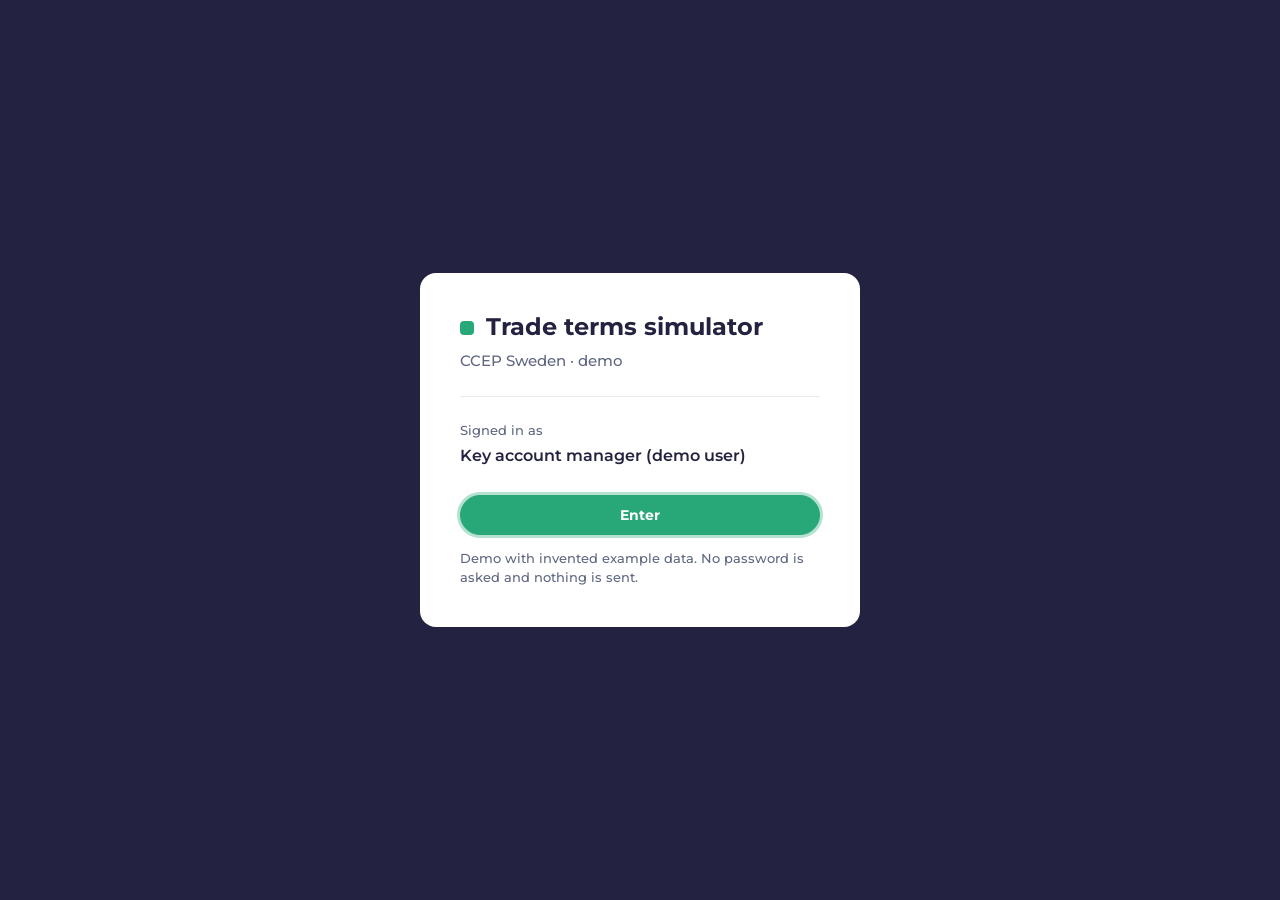
<file: index.html>
<!doctype html>
<html lang="en">
<head>
<meta charset="utf-8">
<meta name="viewport" content="width=device-width, initial-scale=1">
<meta name="robots" content="noindex, nofollow">
<title>Trade terms simulator</title>
<link rel="icon" href="data:,">
<link rel="stylesheet" href="styles.css">
</head>
<body>
<div id="app"></div>
<script src="vendor/xlsx.full.min.js"></script>
<script src="app.js"></script>
<script src="vendor/exceljs.min.js"></script>
<script src="export.js"></script>
<script>TTS.start();</script>
</body>
</html>
</file>
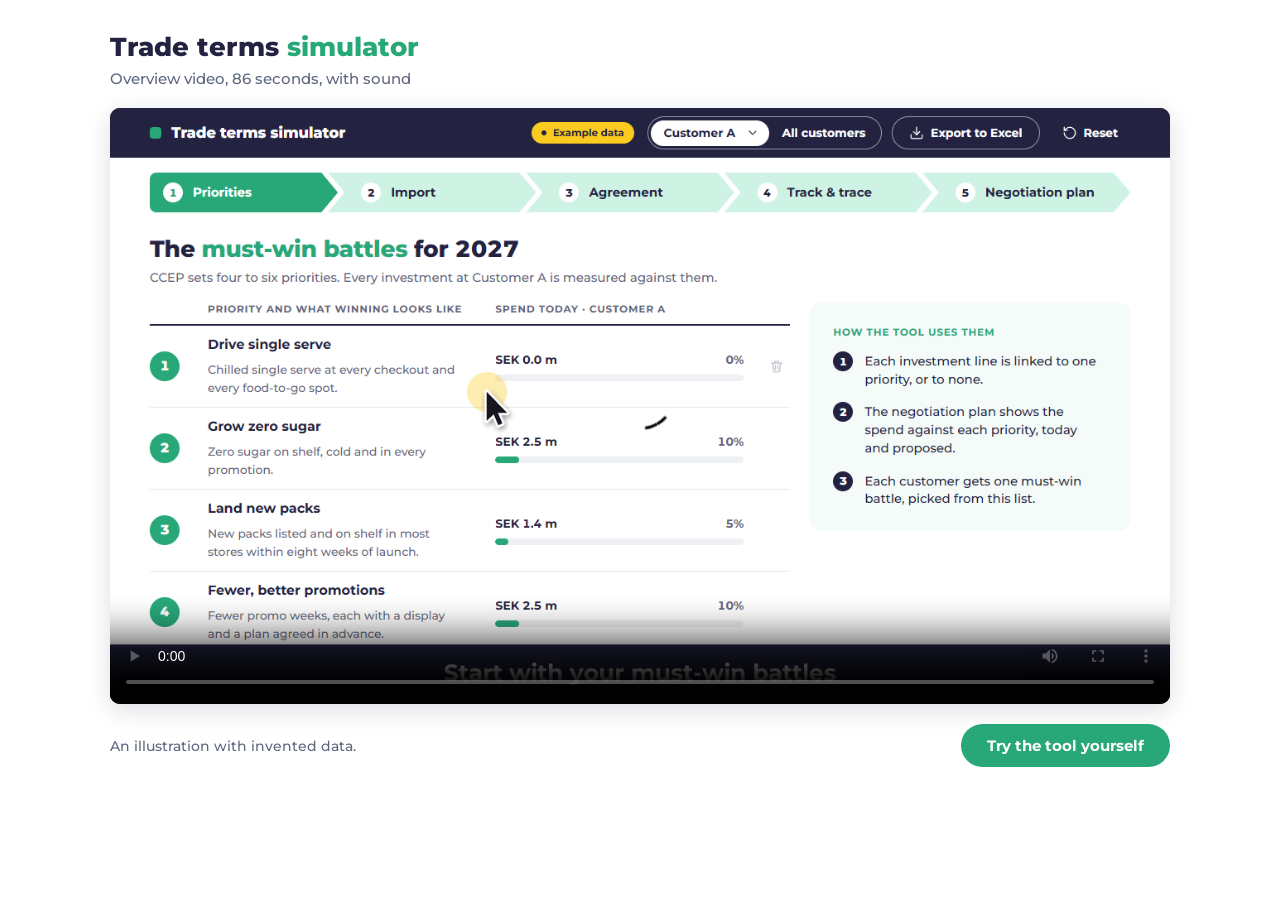
<file: video/index.html>
<!doctype html>
<html lang="en">
<head>
<meta charset="utf-8">
<meta name="viewport" content="width=device-width, initial-scale=1">
<meta name="robots" content="noindex, nofollow">
<title>Trade terms simulator, overview video</title>
<link rel="icon" href="data:,">
<style>
@font-face {
  font-family: 'Montserrat';
  src: url('../fonts/montserrat-latin-wght-normal.woff2') format('woff2');
  font-weight: 100 900;
  font-display: swap;
}
:root { --navy: #232341; --green: #28A878; --green-dark: #1F8F65; --muted: #5F6680; }
* { box-sizing: border-box; }
body { margin: 0; font-family: 'Montserrat', system-ui, sans-serif; color: var(--navy); background: #fff; }
main { max-width: 1100px; margin: 0 auto; padding: 32px 20px 48px; }
h1 { font-size: 26px; line-height: 1.2; font-weight: 800; margin: 0 0 6px; }
h1 span { color: var(--green); }
.sub { margin: 0 0 20px; color: var(--muted); font-size: 15px; font-weight: 500; }
video { display: block; width: 100%; aspect-ratio: 16 / 9; background: #000; border-radius: 10px; box-shadow: 0 6px 24px rgba(35, 35, 65, .15); }
.row { display: flex; flex-wrap: wrap; gap: 14px 24px; align-items: center; justify-content: space-between; margin-top: 20px; }
.note { margin: 0; color: var(--muted); font-size: 14px; font-weight: 500; }
.btn { display: inline-block; padding: 12px 26px; border-radius: 999px; background: var(--green); color: #fff; font-size: 15px; font-weight: 700; text-decoration: none; }
.btn:hover, .btn:focus-visible { background: var(--green-dark); }
</style>
</head>
<body>
<main>
  <h1>Trade terms <span>simulator</span></h1>
  <p class="sub">Overview video, 86 seconds, with sound</p>
  <video controls playsinline preload="metadata" poster="poster.png">
    <source src="overview.mp4" type="video/mp4">
    Your browser cannot play this video. <a href="overview.mp4">Download the video</a>.
  </video>
  <div class="row">
    <p class="note">An illustration with invented data.</p>
    <a class="btn" href="../">Try the tool yourself</a>
  </div>
</main>
</body>
</html>
</file>
<file: styles.css>
/* Trade terms simulator — shared design system + screens 1–3 */

@font-face {
  font-family: 'Montserrat';
  src: url('fonts/montserrat-latin-wght-normal.woff2') format('woff2');
  font-weight: 100 900;
  font-style: normal;
  font-display: block;
}

:root {
  --navy: #232341; --green: #28A878; --green-dark: #1F8F65; --blue: #48C9FF; --yellow: #FBCB1F;
  --panel: #F4FBF8; --mint: #CEF3E5; --mint-dark: #B5EBD6; --grey: #AAB3C4; --grey-light: #E6E9EF; --grey-bg: #EEF0F4;
  --muted: #5F6680; --yellow-bg: #FFF8DC; --yellow-text: #8A6A00; --white: #fff;
  --green-light: #8FDDBD; /* the In-store marketing bucket (SPEC4 1) */
  --radius: 14px; --pad: 48px;
  --ring: 0 0 0 3px rgba(40, 168, 120, .35);
  --font: 'Montserrat', 'Segoe UI', system-ui, -apple-system, Arial, sans-serif;
}

* { box-sizing: border-box; }
html, body { margin: 0; }
body {
  font-family: var(--font); font-size: 15px; font-weight: 500; line-height: 1.45; color: var(--navy);
  background: var(--white); font-variant-numeric: tabular-nums; -webkit-font-smoothing: antialiased;
  min-width: 1000px; /* the layout holds from 1024 px; a 1024 px window minus a classic scrollbar must not scroll sideways */
}
button, input, select, textarea { font: inherit; color: inherit; font-variant-numeric: tabular-nums; }
h1, h2, h3, p, ol, ul { margin: 0; }
p, li { text-wrap: pretty; }
ol, ul { padding: 0; list-style: none; }
a { color: inherit; }
svg.ic { flex: none; display: block; }
:focus { outline: none; }
:focus-visible { outline: none; box-shadow: var(--ring); }
.visually-hidden { position: absolute !important; width: 1px; height: 1px; overflow: hidden; clip: rect(0 0 0 0); white-space: nowrap; }
.muted { color: var(--muted); }
.hl { color: var(--green); }
.nocase { text-transform: none; letter-spacing: 0; }

.wrap { max-width: 1504px; margin: 0 auto; padding: 0 var(--pad); box-sizing: content-box; }
main.page { padding-bottom: 10px; }

/* ------------------------------------------------------------------ top bar */
.topbar { background: var(--navy); height: 60px; color: var(--white); }
.topbar .wrap { display: flex; align-items: center; gap: 12px; height: 100%; }
.brand { display: flex; align-items: center; gap: 12px; font-size: 18px; font-weight: 800; letter-spacing: -.005em; margin-right: auto; white-space: nowrap; }
.brand .mark { width: 14px; height: 14px; border-radius: 4px; background: var(--green); }
.badge {
  display: inline-flex; align-items: center; gap: 8px; height: 26px; padding: 0 12px; border-radius: 13px;
  background: var(--yellow); color: var(--navy); font-size: 12px; font-weight: 700; white-space: nowrap; margin-right: 4px;
}
.badge::before { content: ''; width: 6px; height: 6px; border-radius: 50%; background: var(--navy); }

.scope { display: flex; align-items: center; height: 40px; padding: 3px; border-radius: 20px; border: 1.5px solid rgba(255, 255, 255, .55); }
.scope-opt {
  position: relative; display: inline-flex; align-items: center; height: 31px; padding: 0 16px; border-radius: 16px;
  font-size: 14px; font-weight: 700; color: var(--white); text-decoration: none; white-space: nowrap; cursor: pointer;
}
.scope-opt:hover { background: rgba(255, 255, 255, .12); }
.scope-opt.on, .scope-opt.on:hover { background: var(--white); color: var(--navy); }
.scope-opt select {
  appearance: none; -webkit-appearance: none; border: 0; background: transparent; color: inherit; font-weight: 700; font-size: 14px;
  height: 31px; padding: 0 24px 0 0; margin: 0; cursor: pointer; max-width: 220px; text-overflow: ellipsis; border-radius: 16px;
}
.scope-opt select option { color: var(--navy); background: var(--white); font-weight: 600; }
.scope-opt .ic { position: absolute; right: 12px; top: 50%; margin-top: -8px; pointer-events: none; }
.scope-opt:focus-within { box-shadow: var(--ring); }
.scope-opt select:focus-visible { box-shadow: none; }

/* ------------------------------------------------------------------ buttons */
.btn {
  display: inline-flex; align-items: center; justify-content: center; gap: 8px; height: 40px; padding: 0 20px; border-radius: 20px;
  font-size: 14px; font-weight: 700; line-height: 1; white-space: nowrap; text-decoration: none; cursor: pointer;
  border: 1.5px solid transparent; background: transparent; color: var(--navy); transition: background-color .12s ease, border-color .12s ease;
}
.btn.primary { background: var(--green); border-color: var(--green); color: var(--white); }
.btn.primary:hover { background: var(--green-dark); border-color: var(--green-dark); }
.btn.secondary { background: var(--white); border-color: var(--navy); color: var(--navy); }
.btn.secondary:hover { background: var(--panel); }
.btn.ghost { color: var(--green); padding: 0 16px; }
.btn.ghost:hover { background: var(--mint); color: var(--green-dark); }
.btn.onnavy { border-color: rgba(255, 255, 255, .55); color: var(--white); }
.btn.onnavy:hover { background: rgba(255, 255, 255, .12); border-color: var(--white); }
.btn.navytext { color: var(--white); padding: 0 14px; }
.btn.navytext:hover { background: rgba(255, 255, 255, .12); }
.iconbtn {
  display: inline-flex; align-items: center; justify-content: center; width: 32px; height: 32px; border-radius: 50%;
  border: 0; background: transparent; color: var(--muted); cursor: pointer; padding: 0; flex: none; text-decoration: none;
}
.iconbtn:hover { background: var(--mint); color: var(--navy); }
.iconbtn[aria-disabled="true"] { cursor: not-allowed; opacity: .4; }
.iconbtn[aria-disabled="true"]:hover { background: transparent; color: var(--muted); }
.linkbtn { border: 0; background: none; padding: 0; color: var(--green); font-weight: 700; cursor: pointer; text-decoration: none; }
.linkbtn:hover { color: var(--green-dark); text-decoration: underline; }
.addbtn { margin-top: 12px; margin-left: -6px; }

/* ------------------------------------------------------------------ chevron strip */
.steps { display: flex; height: 48px; margin-top: 18px; border-radius: 8px 0 0 8px; }
.step {
  flex: 1 1 0; min-width: 0; display: flex; align-items: center; gap: 12px; padding: 0 28px 0 40px;
  background: var(--mint); color: var(--navy); font-size: 15px; font-weight: 700; text-decoration: none; white-space: nowrap;
  clip-path: polygon(0 0, calc(100% - 20px) 0, 100% 50%, calc(100% - 20px) 100%, 0 100%, 20px 50%);
  transition: background-color .12s ease;
}
.step + .step { margin-left: -12px; }
.step:first-child { padding-left: 16px; border-radius: 8px 0 0 8px; clip-path: polygon(0 0, calc(100% - 20px) 0, 100% 50%, calc(100% - 20px) 100%, 0 100%); }
.step:hover { background: var(--mint-dark); }
.step.on, .step.on:hover { background: var(--green); color: var(--white); }
.step .n {
  width: 24px; height: 24px; border-radius: 50%; background: var(--white); color: var(--navy); flex: none;
  display: inline-flex; align-items: center; justify-content: center; font-size: 13px; font-weight: 800;
}
.step.on .n { color: var(--green); }
.step:focus-visible { box-shadow: none; text-decoration: underline; text-underline-offset: 4px; }

/* ------------------------------------------------------------------ page head */
.head { display: flex; align-items: flex-end; justify-content: space-between; gap: 32px; padding: 28px 0 20px; }
.head h1 { font-size: 28px; font-weight: 800; line-height: 1.2; letter-spacing: -.01em; }
.head .sub { margin-top: 6px; font-size: 15px; font-weight: 500; color: var(--muted); }
.head-actions { display: flex; align-items: center; gap: 12px; flex: none; }

/* ------------------------------------------------------------------ cards, labels, chips */
.card { background: var(--panel); border-radius: var(--radius); padding: 24px; }
.label {
  display: block; font-size: 12px; font-weight: 700; line-height: 1.3; text-transform: uppercase; letter-spacing: .07em;
  color: var(--green); margin-bottom: 16px;
}
.label.muted { color: var(--muted); margin-bottom: 0; }
.chip {
  display: inline-flex; align-items: center; height: 26px; padding: 0 10.5px; border-radius: 13px; border: 1.5px solid transparent;
  font-size: 12px; font-weight: 700; line-height: 1; white-space: nowrap; flex: none;
}
.chip.grey { background: var(--grey-light); color: var(--navy); }
.chip.green { background: var(--green); color: var(--white); }
.chip.yellow { background: var(--yellow); color: var(--navy); }
.chip.outline { background: var(--white); border-color: var(--grey); color: var(--muted); }
.dot { display: inline-block; width: 10px; height: 10px; border-radius: 50%; flex: none; }
.dot.c, .dot.green { background: var(--green); }
.dot.n { background: var(--yellow); }
.dot.u, .dot.grey { background: var(--grey); }
.dot.navy { background: var(--navy); }
.dot.blue { background: var(--blue); }

/* ------------------------------------------------------------------ stat band + split bar */
.stats { display: flex; align-items: center; gap: 56px; background: var(--panel); border-radius: var(--radius); padding: 18px 28px; min-height: 92px; }
.stat .v { font-size: 28px; font-weight: 800; line-height: 1.15; white-space: nowrap; letter-spacing: -.01em; }
.stat .v .u { font-size: 14px; font-weight: 700; margin-left: 3px; letter-spacing: 0; }
.stat .v .u.pre { margin: 0 5px 0 0; }
.stat.good .v { color: var(--green); }
.stat .l { margin-top: 4px; font-size: 13px; font-weight: 600; color: var(--muted); white-space: nowrap; }
.stat .t { font-weight: 500; }
.stats > .split { margin-left: auto; }
.split .bar { display: flex; gap: 2px; width: 320px; height: 14px; border-radius: 7px; overflow: hidden; }
.split .bar.empty { background: var(--grey-bg); }
.split .bar i { display: block; height: 100%; flex-basis: 0; flex-shrink: 1; min-width: 2px; }
.split .bar .c { background: var(--green); }
.split .bar .n { background: var(--yellow); }
.split .bar .u { background: var(--grey); }
.split .legend { display: flex; gap: 18px; margin-top: 12px; font-size: 13px; font-weight: 600; color: var(--muted); white-space: nowrap; }
.split .legend span { display: inline-flex; align-items: center; gap: 7px; }
.split .legend b { color: var(--navy); font-weight: 700; }
.split.bare .bar, .stats > .split .bar { width: 100%; }
.stats > .split { min-width: 320px; }

/* ------------------------------------------------------------------ segmented control */
.segctl { display: inline-flex; padding: 3px; border-radius: 20px; background: var(--grey-bg); }
.segctl > a, .segctl > button {
  display: inline-flex; align-items: center; height: 34px; padding: 0 18px; border-radius: 17px; border: 0; background: transparent;
  font-size: 14px; font-weight: 700; color: var(--muted); text-decoration: none; cursor: pointer; white-space: nowrap;
}
.segctl > a:hover, .segctl > button:hover { color: var(--navy); }
.segctl > .on { background: var(--white); color: var(--navy); box-shadow: 0 1px 2px rgba(35, 35, 65, .18); }

/* ------------------------------------------------------------------ data table */
table.grid { width: 100%; table-layout: fixed; border-collapse: collapse; font-size: 14px; }
.grid col.actcol { width: 76px; }
.grid th {
  font-size: 12px; font-weight: 700; line-height: 1.3; text-transform: uppercase; letter-spacing: .07em; color: var(--muted);
  text-align: left; vertical-align: bottom; padding: 0 10px 10px; border-bottom: 2px solid var(--navy);
  white-space: nowrap; overflow: hidden; text-overflow: ellipsis;
}
.grid th.num, .grid td.num { text-align: right; }
.grid td {
  height: 52px; padding: 0 10px; border-bottom: 1px solid var(--grey-light); vertical-align: middle;
  white-space: nowrap; overflow: hidden; text-overflow: ellipsis;
}
.grid td.num { font-weight: 600; }
.grid td.strong { font-weight: 700; }
.grid td.green { color: var(--green); }
.grid td.edit { padding: 0 1px; }
.grid td.act { padding: 0 4px; text-align: right; overflow: visible; }
.grid tbody tr:hover > td { background: var(--panel); }
.grid tr.total > td { font-weight: 700; border-top: 2px solid var(--navy); border-bottom: 0; }
.grid tbody tr.total:hover > td { background: transparent; }
.grid tr.flag > td, .grid tbody tr.flag:hover > td { background: var(--yellow-bg); }
.grid tr.flag > td:first-child { box-shadow: inset 4px 0 0 var(--yellow); }
.grid tr.sub > td { height: 44px; }
.grid tr.click { cursor: pointer; }
.grid .two { display: flex; flex-direction: column; justify-content: center; line-height: 1.3; min-width: 0; }
.grid .two .t1 { font-size: 14px; font-weight: 700; overflow: hidden; text-overflow: ellipsis; }
.grid .two .t2 { font-size: 13px; font-weight: 500; color: var(--muted); overflow: hidden; text-overflow: ellipsis; }

/* inline inputs */
.cell {
  display: block; width: 100%; height: 36px; padding: 6px 9px; margin: 0; border: 1px solid transparent; border-radius: 6px;
  background: transparent; color: inherit; font: inherit; text-align: left; text-overflow: ellipsis; white-space: nowrap; overflow: hidden;
  transition: border-color .12s ease, background-color .12s ease;
}
.cell:hover { border-color: var(--grey); }
.cell:focus, .cell:focus-visible { border-color: var(--green); background: var(--white); box-shadow: 0 0 0 3px rgba(40, 168, 120, .2); }
.cell::placeholder { color: var(--grey); opacity: 1; font-weight: 500; }
.cell.cta::placeholder { color: var(--yellow-text); font-weight: 600; }
.cell.num { text-align: right; font-weight: 600; }
.cell.bold { font-weight: 700; }
.cell.strong { font-weight: 600; }
select.cell:hover, select.cell:focus { padding-right: 26px; }
select.cell {
  appearance: none; -webkit-appearance: none; cursor: pointer;
  background-repeat: no-repeat; background-position: right 8px center; background-size: 14px 14px;
}
select.cell:hover, select.cell:focus {
  background-image: url("data:image/svg+xml,%3Csvg xmlns='http://www.w3.org/2000/svg' viewBox='0 0 24 24' fill='none' stroke='%235F6680' stroke-width='2' stroke-linecap='round' stroke-linejoin='round'%3E%3Cpath d='m6 9 6 6 6-6'/%3E%3C/svg%3E");
}
select.cell.muted { color: var(--muted); }
select.cell option { color: var(--navy); font-weight: 500; }
button.cell { cursor: pointer; }
.cell .ctatext, .ctatext { color: var(--yellow-text); font-weight: 600; }
.dash { color: var(--grey); }
.periodbtn.open { border-color: var(--green); background: var(--white); box-shadow: 0 0 0 3px rgba(40, 168, 120, .2); }

/* type cell: chip + caret, invisible native select on top */
.typesel { position: relative; display: inline-flex; align-items: center; cursor: pointer; border-radius: 13px; }
.typesel select { position: absolute; inset: 0; width: 100%; height: 100%; opacity: 0; cursor: pointer; appearance: none; -webkit-appearance: none; border: 0; }
.typesel .chip { padding-right: 8px; }
.typesel .tcaret { display: inline-flex; margin-left: 4px; }
.typesel:focus-within .chip { box-shadow: var(--ring); }
.grid td.typecell { overflow: visible; }

/* mint marker for proposed changes */
.grid td.changed, .grid tbody tr:hover > td.changed { background: var(--mint); }
.grid td.ro { color: var(--muted); }
.grid td.subname { padding-left: 22px; }
.sublabel { display: inline-flex; align-items: center; gap: 6px; font-size: 13px; font-weight: 500; color: var(--muted); }
.table-gap { margin-top: 20px; }
/* the agreement table carries ten editable columns: 8 px side padding instead of 10 so the example data fits untruncated */
.grid.agreement th, .grid.agreement td { padding-left: 7px; padding-right: 7px; }
/* whole-pixel header height: the rows then start on the same sub-pixel offset in Today and Proposed mode,
   so plain text, inputs and selects round to one shared baseline */
.grid.agreement th { line-height: 16px; }
.grid.agreement td.edit { padding: 0; overflow: visible; }
.grid.agreement .cell { padding-left: 6px; padding-right: 6px; }
.grid.agreement select.cell:hover, .grid.agreement select.cell:focus { padding-right: 24px; }
.grid.agreement td.act { padding: 0; }
.grid.agreement td.subname { padding-left: 20px; }
.grid.agreement td.edit:first-child { padding-left: 4px; }
.grid.agreement td.edit:first-child .cell { padding-left: 2px; }

/* round two: nothing in the agreement table is cut; text wraps and the row grows (rows at least 52 px, sub-rows 44 px) */
.grid.agreement td { white-space: normal; height: 50px; }
.grid.agreement td.dashcell { padding-left: 7px; }
/* wrapping editor: a one-row textarea that grows with its text, same look as the inline inputs */
.cell.wrapedit {
  height: auto; min-height: 36px; line-height: 22px; resize: none; field-sizing: content;
  white-space: pre-wrap; overflow-wrap: break-word; text-overflow: clip;
}
/* visible wrapping label with an invisible native select on top (priority, bucket) */
.cell.ovsel { position: relative; height: auto; min-height: 36px; line-height: 22px; white-space: normal; text-overflow: clip; cursor: pointer; }
.cell.ovsel.muted { color: var(--muted); }
.ovsel select {
  position: absolute; inset: 0; width: 100%; height: 100%; margin: 0; padding: 0; border: 0; opacity: 0; cursor: pointer;
  appearance: none; -webkit-appearance: none; font: inherit;
}
.ovsel:focus-within { border-color: var(--green); background: var(--white); box-shadow: 0 0 0 3px rgba(40, 168, 120, .2); }
.ovsel .nw { white-space: nowrap; }
.ovcaret { display: inline-block; margin-left: 4px; color: var(--grey); vertical-align: -1px; }
.ovcaret .ic { display: inline-block; }
/* target: number then unit in one cell; when both cannot share the line the unit moves under the number */
.tgt { display: flex; flex-wrap: wrap; align-items: center; }
.tgt .cell.tnum { flex: none; width: auto; min-width: 40px; field-sizing: content; padding-right: 4px; }
.tgt .cell.tunit { flex: 1 1 0; min-width: 64px; width: auto; padding-left: 4px; }
/* the period label wraps instead of being cut */
.grid.agreement .periodbtn { height: auto; min-height: 36px; line-height: 22px; white-space: normal; text-overflow: clip; }
/* Details: an always-visible small ghost button, then a calm sub-row on the panel colour */
.detbtn {
  display: inline-flex; align-items: center; gap: 4px; height: 32px; padding: 0 8px 0 12px; margin-right: 2px; border: 0; border-radius: 16px;
  background: transparent; color: var(--green); font-size: 13px; font-weight: 700; white-space: nowrap; cursor: pointer;
  transition: background-color .12s ease;
}
.detbtn:hover { background: var(--mint); color: var(--green-dark); }
.detbtn .ic { transition: transform .15s ease; }
.detbtn.open .ic { transform: rotate(180deg); }
/* the row under every screen's content: a ghost button or note on the left, the Next button on the right (SPEC2 8) */
.bottom-row { display: flex; align-items: center; justify-content: space-between; gap: 24px; margin-top: 24px; min-height: 40px; }
.bottom-row .addbtn { margin-top: 0; }
.nextbtn { flex: none; margin-left: auto; }
@media print { .bottom-row { display: none !important; } }
/* laptop widths: the "today …" line under each proposed stat moves to its own line; long headers take two lines */
.br-narrow { display: none; }
@media (max-width: 1499px) {
  .screen-agreement .stats { gap: 40px; }
  .screen-agreement .stat .t { display: block; }
  .screen-agreement .stat .tsep { display: none; }
  .br-narrow { display: inline; }
}

/* ------------------------------------------------------------------ popover, toast, dialog */
.pop {
  position: absolute; z-index: 30; width: 340px; background: var(--white); border-radius: var(--radius); padding: 16px;
  box-shadow: 0 12px 40px rgba(35, 35, 65, .25);
}
.pop .label { margin-bottom: 12px; }
.pop-fields { display: grid; grid-template-columns: 1fr 1fr; gap: 12px; }
.field { display: flex; flex-direction: column; gap: 6px; font-size: 13px; font-weight: 600; color: var(--muted); }
.datefield {
  height: 40px; padding: 0 10px; border: 1.5px solid var(--grey); border-radius: 10px; background: var(--white);
  font-size: 14px; font-weight: 600; color: var(--navy); width: 100%;
}
.datefield:hover { border-color: var(--muted); }
.datefield:focus { border-color: var(--green); box-shadow: 0 0 0 3px rgba(40, 168, 120, .2); }
.datefield::-webkit-calendar-picker-indicator { opacity: .55; cursor: pointer; }
.pop-actions { display: flex; gap: 4px; margin-top: 12px; margin-left: -8px; }
.pop-actions .btn { height: 36px; padding: 0 12px; }

.toast {
  position: fixed; left: 50%; bottom: 24px; transform: translate(-50%, 12px); z-index: 50; pointer-events: none;
  background: var(--navy); color: var(--white); font-size: 14px; font-weight: 600; padding: 12px 22px; border-radius: 24px;
  opacity: 0; transition: opacity .2s ease, transform .2s ease; white-space: nowrap;
}
.toast.show { opacity: 1; transform: translate(-50%, 0); }

dialog.dlg {
  width: 440px; max-width: calc(100vw - 32px); border: 0; border-radius: var(--radius); padding: 28px; background: var(--white); color: var(--navy);
  box-shadow: 0 12px 40px rgba(35, 35, 65, .25);
}
dialog.dlg::backdrop { background: rgba(35, 35, 65, .35); }
dialog.dlg h2 { font-size: 18px; font-weight: 800; line-height: 1.3; }
dialog.dlg p { margin-top: 10px; font-size: 15px; color: var(--muted); }
.dlg-actions { display: flex; justify-content: flex-end; gap: 12px; margin-top: 28px; }

/* ------------------------------------------------------------------ empty state */
.empty { display: flex; flex-direction: column; align-items: center; justify-content: center; text-align: center; min-height: 440px; padding: 40px 0; }
.empty-ic { color: var(--muted); margin-bottom: 18px; }
.empty h2 { font-size: 18px; font-weight: 800; }
.empty p { margin-top: 8px; color: var(--muted); max-width: 520px; }
.empty .btn { margin-top: 24px; }

/* ------------------------------------------------------------------ pill field (shared with track/plan) */
.pillfield {
  height: 40px; padding: 0 16px; border: 1.5px solid var(--navy); border-radius: 20px; background: var(--white);
  font-size: 14px; font-weight: 700; color: var(--navy); appearance: none; -webkit-appearance: none;
}
.pillfield:focus { box-shadow: var(--ring); }

/* ================================================================== screen 1: priorities */
.prio-layout { display: grid; grid-template-columns: 2fr 1fr; gap: 24px; align-items: start; }
.prow { display: grid; grid-template-columns: 36px minmax(0, 1fr) 300px 32px; column-gap: 24px; align-items: center; min-height: 84px; padding: 8px 0; border-bottom: 1px solid var(--grey-light); }
.prow.phead { height: auto; min-height: 0; padding: 0 0 10px; border-bottom: 2px solid var(--navy); }
.prow.phead .label.first { padding-left: 10px; }
.prow.none { border-bottom: 0; }
.pnum {
  width: 36px; height: 36px; border-radius: 50%; background: var(--green); color: var(--white);
  display: inline-flex; align-items: center; justify-content: center; font-size: 16px; font-weight: 800;
}
.pnum.empty-num { background: transparent; box-shadow: inset 0 0 0 1.5px var(--grey); }
.ptext { display: flex; flex-direction: column; gap: 0; min-width: 0; }
.ptext .cell { height: 30px; padding: 3px 9px; }
.ptext .pname { font-size: 16px; font-weight: 700; }
.ptext .pwin { font-size: 14px; font-weight: 500; color: var(--muted); }
.ptext .cell.wrapedit { height: auto; min-height: 30px; line-height: 22px; }
.pname-static { font-size: 16px; font-weight: 700; color: var(--muted); padding: 3px 10px; line-height: 22px; }
.pwin-static { font-size: 14px; color: var(--muted); padding: 3px 10px; line-height: 22px; }
.spend-top { display: flex; justify-content: space-between; font-size: 14px; font-weight: 700; margin-bottom: 8px; }
.spend-top span:last-child { color: var(--muted); font-weight: 700; }
.spend .track { height: 8px; border-radius: 4px; background: var(--grey-bg); overflow: hidden; }
.spend .track i { display: block; height: 100%; border-radius: 4px; background: var(--green); }
.spend.none .track i { background: var(--grey); }
.spend.none .spend-top span:first-child { color: var(--muted); }
.pdel { display: flex; justify-content: center; }
.pdel .iconbtn { opacity: 0; transition: opacity .12s ease; }
.prow:hover .pdel .iconbtn, .pdel .iconbtn:focus-visible { opacity: 1; }
.prow:hover .pdel .iconbtn[aria-disabled="true"] { opacity: .4; }
.explain { padding: 28px; }
.numlist { display: flex; flex-direction: column; gap: 18px; }
.numlist li { display: grid; grid-template-columns: 24px 1fr; gap: 14px; align-items: start; font-size: 15px; font-weight: 500; }
.numlist .n {
  width: 24px; height: 24px; border-radius: 50%; background: var(--navy); color: var(--white); margin-top: -1px;
  display: inline-flex; align-items: center; justify-content: center; font-size: 13px; font-weight: 800;
}

/* ================================================================== screen 2: import */
.cards3 { display: grid; grid-template-columns: repeat(3, minmax(0, 1fr)); gap: 24px; }
.stepcard { display: flex; flex-direction: column; min-height: 252px; }
.cardhead { display: flex; align-items: center; gap: 12px; font-size: 16px; font-weight: 700; line-height: 1.3; }
.ncirc {
  width: 28px; height: 28px; border-radius: 50%; background: var(--navy); color: var(--white); flex: none;
  display: inline-flex; align-items: center; justify-content: center; font-size: 14px; font-weight: 800;
}
.cardtext { margin-top: 16px; color: var(--muted); }
.cardbtns { margin-top: auto; padding-top: 20px; display: flex; flex-direction: column; align-items: flex-start; gap: 8px; }
.cardbtns .btn.ghost { margin-left: -16px; }
.drop {
  margin-top: 16px; flex: 1; min-height: 132px; display: flex; flex-direction: column; align-items: center; justify-content: center; gap: 10px;
  border: 2px dashed var(--grey); border-radius: var(--radius); background: var(--white); color: var(--muted); text-align: center;
  cursor: pointer; padding: 16px; transition: border-color .12s ease, background-color .12s ease;
}
.drop:hover { border-color: var(--green); }
.drop.over { border-color: var(--green); background: var(--mint); }
.drop:focus-within { box-shadow: var(--ring); }
.drop-ic { color: var(--green); }
.drop .pick { color: var(--green); font-weight: 700; text-decoration: underline; text-underline-offset: 3px; white-space: nowrap; }
.import-result { margin-top: 24px; display: flex; flex-direction: column; gap: 12px; }
.okband { display: flex; align-items: center; gap: 12px; background: var(--mint); border-radius: var(--radius); padding: 16px 20px; font-weight: 600; }
.okband .ic { color: var(--green-dark); }
.msgs { background: var(--yellow-bg); border-radius: var(--radius); padding: 16px 20px; display: flex; flex-direction: column; gap: 10px; }
.msgs li { display: flex; align-items: center; gap: 12px; }
.msgs .msg-lead { font-weight: 700; }
.loaded-wrap { margin-top: 32px; }
.loaded-wrap > .label { margin-bottom: 12px; }
/* SPEC11 2: what the tool did with it (three lines; .fresh plays them in one by one, right after a load) */
.imp-check { margin-top: 32px; }
.imp-check > .label { margin-bottom: 12px; }
.imp-ck { display: flex; align-items: flex-start; gap: 12px; }
.imp-ck + .imp-ck { margin-top: 10px; }
.imp-tick {
  flex: none; width: 20px; height: 20px; border-radius: 50%; background: var(--green); color: var(--white);
  display: inline-flex; align-items: center; justify-content: center; margin-top: 1px;
}
.imp-tx { display: flex; flex-wrap: wrap; align-items: baseline; column-gap: 12px; min-width: 0; line-height: 22px; }
.imp-main { font-weight: 700; }
.imp-det { color: var(--muted); }
.imp-det2 { display: block; }
@keyframes imp-in { from { opacity: 0; transform: translateY(6px); } to { opacity: 1; transform: none; } }
.imp-check.fresh .imp-ck { animation: imp-in 350ms ease-out both; animation-delay: calc(200ms + var(--i, 0) * 700ms); }
@media (prefers-reduced-motion: reduce) { .imp-check.fresh .imp-ck { animation: none; } }
@media print { .imp-check.fresh .imp-ck { animation: none; } }

/* ------------------------------------------------------------------ SPEC11 1: sign-in screen (no route) */
.si-page {
  min-height: 100vh; background: var(--navy); display: flex; align-items: center; justify-content: center; padding: 24px 16px;
}
.si-card { width: 100%; max-width: 440px; background: var(--white); border-radius: 16px; padding: 40px; }
.si-brand { display: flex; align-items: center; gap: 12px; font-size: 24px; font-weight: 700; line-height: 1.2; color: var(--navy); }
.si-brand .mark { flex: none; width: 14px; height: 14px; border-radius: 4px; background: var(--green); }
.si-sub { margin-top: 8px; color: var(--muted); }
.si-rule { margin: 24px 0; border: 0; border-top: 1px solid var(--grey-light); }
.si-as { font-size: 13px; color: var(--muted); }
.si-who { margin-top: 4px; font-size: 16px; font-weight: 600; color: var(--navy); }
.si-enter { width: 100%; margin-top: 28px; }
.si-note { margin-top: 14px; font-size: 13px; color: var(--muted); }
.grid.loaded td.muted { color: var(--muted); }
.grid.loaded td.muted .ic { display: inline-block; vertical-align: -3px; margin-right: 4px; }
.none-loaded { padding: 16px 0; }

/* ================================================================== screen 3: agreement */

/* spend by bucket (SPEC4): fixed colours, used by the bar segments and the legend dots */
.bk-unconditional { background: var(--grey); }
.bk-listings { background: var(--yellow); }
.bk-shelf { background: var(--green); }
.bk-instore { background: var(--green-light); }
.bk-promotions { background: var(--blue); }
.bk-efficiency { background: var(--navy); }
.bk-nobucket { background: var(--grey-light); }
.bk-bar { display: flex; gap: 2px; height: 14px; border-radius: 7px; overflow: hidden; }
.bk-bar.empty { background: var(--grey-bg); }
.bk-bar i { display: block; height: 100%; flex-basis: 0; flex-shrink: 1; min-width: 2px; }
/* in the band: the three numbers, then the two bars (Today above Proposed), then the legend as two columns */
.stats.bkband { padding-top: 11px; padding-bottom: 11px; }
.bk-chart { flex: 1 1 auto; min-width: 0; display: flex; align-items: center; gap: 40px; }
.bk-bars { flex: 1 1 auto; min-width: 180px; display: grid; grid-template-columns: auto minmax(0, 1fr); align-items: center; gap: 10px 12px; }
.bk-lab { font-size: 13px; font-weight: 600; line-height: 18px; color: var(--muted); white-space: nowrap; }
.bk-legend {
  flex: none; display: grid; grid-template-columns: repeat(2, auto auto auto auto); align-items: center; gap: 2px 8px;
  font-size: 13px; font-weight: 600; line-height: 18px; white-space: nowrap; color: var(--navy);
}
.bk-name { display: inline-flex; align-items: center; gap: 7px; padding-right: 2px; color: var(--muted); }
.bk-name.g2 { padding-left: 24px; }
.bk-num { text-align: right; }
.bk-num.better { color: var(--green); }
.bk-num.zero { color: var(--muted); }
.bk-to { display: inline-flex; color: var(--grey); }
/* proposed mode: the "today …" notes take their own line so the chart fits beside the numbers */
.stats.bkband.prop .stat .t { display: block; }
.stats.bkband.prop .stat .tsep { display: none; }
.stats.bkband.prop .stat .l { line-height: 17px; }
@media (max-width: 1499px) {
  .stats.bkband { flex-wrap: wrap; row-gap: 18px; padding-top: 18px; padding-bottom: 18px; }
  .stats.bkband .bk-chart { flex-basis: 100%; }
}
/* proposed amount with its change as a small second line, right-aligned with the amount */
.propamt { display: flex; flex-direction: column; }
.propamt .chg { align-self: flex-end; margin-top: -5px; padding-right: 7px; font-size: 12px; line-height: 14px; font-weight: 600; color: var(--muted); }
.propamt .chg.up { color: var(--green); font-weight: 700; }

/* ------------------------------------------------------------------ step 3: Contract analysis (SPEC5 5); classes prefixed ca- */
/* band: total, % of net invoice sales, the classification as three small stats, SMART and aligned; labels share one baseline */
.stats.ca-band { align-items: flex-end; flex-wrap: wrap; row-gap: 16px; min-height: 0; padding-top: 15px; padding-bottom: 15px; }
.ca-cls { display: flex; gap: 28px; }
.stat.ca-mini .v { font-size: 22px; line-height: 32px; }
.stat.ca-mini .v .u { font-size: 13px; margin-left: 2px; }
.stat.ca-mini .l { display: flex; align-items: center; gap: 7px; }
@media (max-width: 1499px) { .stats.ca-band { column-gap: 44px; } .ca-cls { gap: 24px; } }

/* table: one row per contract point, two text lines; rows trimmed to 54 px (and the gaps around the table) so Customer A's
   eight rows fit a 1600x900 window (SPEC5b, first-sight fix) */
.grid.ca td { height: 52px; }
.grid.ca .cell.ovsel { padding-top: 5px; padding-bottom: 5px; min-height: 34px; }
.table-gap.ca-tbl { margin-top: 14px; }
.table-gap.ca-tbl + .bottom-row { margin-top: 16px; }
.grid.ca th { white-space: nowrap; }
.grid.ca col.ca-c-fv { width: 100px; }
.grid.ca col.ca-c-amt { width: 98px; }
.grid.ca th:nth-child(2), .grid.ca th:nth-child(3) { padding-left: 5px; padding-right: 5px; }
.grid.ca col.ca-c-cls { width: 178px; }
.grid.ca col.ca-c-bkt { width: 8%; }
.grid.ca col.ca-c-pri { width: 12%; }
.grid.ca col.ca-c-str { width: 116px; }
.grid.ca col.ca-c-act { width: 10.4%; }
.grid.ca col.ca-c-prop { width: 100px; }
.grid.ca col.ca-c-det { width: 88px; }
/* laptops: the "?" goes under "Strength", the bucket keeps "Promotions" on one line, the contract point keeps the rest */
@media (max-width: 1499px) {
  .grid.ca col.ca-c-str { width: 94px; }
  .grid.ca col.ca-c-bkt { width: 108px; }
  .grid.ca col.ca-c-pri { width: 9.4%; }
  .grid.ca col.ca-c-act { width: 9.4%; }
  .grid.ca th .qm.qm-str { margin-left: 0; }
}
.screen-agreement .head h1 { text-wrap: balance; }
/* step 3: when the title (on one line) and the three-option view switch (+ Today | Proposed) do not fit side by side, the
   controls take their own row under the subtitle instead of squeezing the title */
.screen-agreement .head { flex-wrap: wrap; row-gap: 18px; }
.ca-pt { display: flex; flex-direction: column; padding: 2px 0; }
.ca-sum { padding: 0 7px 0 3px; margin-top: -5px; font-size: 13px; font-weight: 500; line-height: 18px; color: var(--muted); }
.ca-miss { color: var(--yellow-text); font-weight: 600; }
/* SEK m · % of gross (SPEC5c 2): the amount (an input on a Fixed line, calculated text on a Variable one) and under it the
   line's % of gross revenue, 13 px muted, both right-aligned on the number edge of the column */
.ca-amt { display: flex; flex-direction: column; align-items: flex-end; padding: 2px 0; }
.grid.agreement .ca-amt .cell { height: 30px; padding-top: 3px; padding-bottom: 3px; line-height: 22px; }
.ca-amtro { display: block; padding: 0 7px; line-height: 30px; font-weight: 600; white-space: nowrap; cursor: default; }
.ca-pg { display: block; padding: 0 7px; margin-top: -2px; font-size: 13px; font-weight: 500; line-height: 19px; color: var(--muted); white-space: nowrap; }
/* Fixed or variable (SPEC5c 2): the overlay select on the first line, the rate input of a Variable line under it */
.grid.ca td.ca-fvcell { overflow: visible; }
.ca-fv { display: flex; flex-direction: column; align-items: flex-start; padding: 2px 0; }
.grid.agreement .cell.ovsel.ca-basis {
  display: inline-block; width: auto; min-height: 0; padding: 3px 6px; line-height: 22px; white-space: nowrap;
}
.grid.ca .cell.ovsel.ca-basis { padding-top: 3px; padding-bottom: 3px; min-height: 30px; }
.cell.ovsel.ca-basis .ovcaret { margin-left: 3px; }
.grid.agreement .cell.ca-rin { width: 76px; height: 19px; padding: 0 6px; margin-top: -2px; line-height: 17px; font-size: 13px; font-weight: 600; color: var(--muted); }
.grid.agreement .cell.ca-rin:focus { color: var(--navy); }
/* the anchor rows (Gross revenue and the three nets) stand out: a light band, a navy rule above, the label 15 / 800 with its
   hint under it, the amount 800; the promotional spend row is a calm row with the same layout (SPEC5c 2) */
.grid.ca tr.ca-anchor > td, .grid.ca tbody tr.ca-anchor:hover > td { background: var(--panel); border-top: 2px solid var(--navy); height: 52px; }
.grid.ca tr.ca-k-gross > td { border-top: 0; }
.grid.ca td.ca-alab { padding: 6px 10px 6px 9px; white-space: normal; }
.ca-an { font-size: 15px; font-weight: 800; line-height: 20px; }
.ca-ah { margin-top: 1px; font-size: 13px; font-weight: 500; line-height: 17px; color: var(--muted); }
.ca-av { display: block; padding: 0 7px; font-size: 15px; font-weight: 800; line-height: 30px; white-space: nowrap; }
.grid.agreement .ca-amt .cell.ca-ain { font-size: 15px; font-weight: 800; }
.grid.ca td.ca-aprop { text-align: right; white-space: nowrap; }
.ca-apv { font-size: 15px; font-weight: 700; line-height: 22px; }
.ca-fold { display: block; font-size: 13px; font-weight: 500; line-height: 17px; color: var(--muted); }
.grid.ca tr.ca-promo .ca-an { font-size: 14px; font-weight: 700; }
.grid.agreement tr.ca-promo .ca-amt .cell.ca-ain { font-size: 14px; font-weight: 600; }
.ca-promo .ca-apv { font-size: 14px; font-weight: 600; }
/* Details: the fixed-or-variable sentence under "Paid how" */
.ca-basisnote { margin: 6px 0 0 140px; font-size: 13px; font-weight: 500; line-height: 18px; color: var(--muted); }
/* the "?" after the Strength header */
.qm {
  display: inline-flex; align-items: center; justify-content: center; width: 16px; height: 16px; margin-left: 6px; border-radius: 50%;
  background: var(--grey-light); color: var(--muted); font-size: 12px; font-weight: 700; letter-spacing: 0; text-transform: none; cursor: help; vertical-align: 0;
}
/* strength: four pips, a gap, a flag */
.ca-str { display: inline-flex; align-items: center; gap: 10px; vertical-align: middle; cursor: default; }
.ca-pips { display: inline-flex; gap: 4px; }
.ca-pip { display: block; width: 10px; height: 10px; border-radius: 50%; box-shadow: inset 0 0 0 1.5px var(--grey); }
.ca-pip.on { background: var(--green); box-shadow: none; }
.ca-flag { display: block; stroke: var(--grey); fill: none; }
.ca-al.on .ca-flag { stroke: var(--green); }
.ca-al.on .ca-flag path:not(.pole) { fill: var(--green); }
/* priority suggestion: the yellow label (select on top) with a round confirm button floating at its right, above the select */
.cell.ovsel.sug { color: var(--yellow-text); font-weight: 600; }
.ca-ok {
  position: relative; z-index: 1; float: right; display: inline-flex; align-items: center; justify-content: center; width: 22px; height: 22px;
  margin: 0 -2px 0 6px; padding: 0; border: 0; border-radius: 50%; background: var(--mint); color: var(--green-dark); cursor: pointer;
  transition: background-color .12s ease;
}
.ca-ok:hover { background: var(--green); color: var(--white); }

/* Details: one panel row, three blocks side by side at 1600; two plus one on a laptop */
.grid tr.ca-detrow > td, .grid tbody tr.ca-detrow:hover > td { height: auto; padding: 0; background: var(--panel); white-space: normal; }
.ca-det {
  display: grid; grid-template-columns: minmax(0, 1fr) minmax(0, 1.3fr) minmax(0, 1fr); grid-template-areas: "b1 b2 b3";
  gap: 24px 40px; padding: 20px 24px 18px;
}
@media (max-width: 1499px) {
  .ca-det { grid-template-columns: minmax(0, 1fr) minmax(0, 1.1fr); grid-template-areas: "b1 b2" "b3 b2"; gap: 24px 32px; }
}
.ca-b1 { grid-area: b1; } .ca-b2 { grid-area: b2; } .ca-b3 { grid-area: b3; display: flex; flex-direction: column; }
.ca-blk > .label { margin-bottom: 10px; }
.ca-f { display: grid; grid-template-columns: 128px minmax(0, 1fr); column-gap: 12px; align-items: start; }
.ca-f + .ca-f { margin-top: 6px; }
.ca-l { padding-top: 9px; font-size: 13px; font-weight: 600; line-height: 18px; color: var(--muted); }
.ca-c { min-width: 0; }
/* fields read as fields in the panel: white, a light border */
.ca-det .cell { background-color: var(--white); border-color: var(--grey-light); }
.ca-det .cell:hover { border-color: var(--grey); }
.ca-det .cell:focus, .ca-det .cell:focus-visible, .ca-det .ovsel:focus-within, .ca-det .periodbtn.open { border-color: var(--green); }
.ca-det .periodbtn { height: auto; min-height: 36px; line-height: 22px; white-space: normal; }
.ca-det select.cell, .ca-det select.cell:hover, .ca-det select.cell:focus {
  padding-right: 26px; background-repeat: no-repeat; background-position: right 8px center; background-size: 14px 14px;
  background-image: url("data:image/svg+xml,%3Csvg xmlns='http://www.w3.org/2000/svg' viewBox='0 0 24 24' fill='none' stroke='%235F6680' stroke-width='2' stroke-linecap='round' stroke-linejoin='round'%3E%3Cpath d='m6 9 6 6 6-6'/%3E%3C/svg%3E");
}
.ca-det .tgt { gap: 6px; flex-wrap: nowrap; }
.ca-det .tgt .cell.tnum { width: 72px; flex: none; field-sizing: fixed; padding-right: 8px; }
.ca-det .tgt .cell.tnum.cta { width: 116px; }
.ca-det .tgt .cell.tunit { flex: 1 1 auto; padding-left: 8px; }
.ca-nocp { margin-top: 2px; font-size: 14px; color: var(--muted); }
/* extra KPIs: one compact block each, then "Add a KPI" */
.ca-kpis { display: flex; flex-direction: column; gap: 10px; margin-top: 14px; }
.ca-kpi { padding-top: 8px; border-top: 1px solid var(--grey-light); }
.ca-kpih { display: flex; align-items: center; justify-content: space-between; min-height: 32px; margin-bottom: 4px; }
.ca-kpin { font-size: 12px; font-weight: 700; letter-spacing: .07em; text-transform: uppercase; color: var(--muted); }
.ca-kpig { display: grid; grid-template-columns: 116px minmax(0, 1fr) minmax(0, 1fr); gap: 6px; align-items: start; }
.ca-kpig .ca-kn { grid-column: 1 / -1; }
.ca-kpig .ca-ko { grid-column: 1 / 3; }
.btn.ghost.ca-addkpi { height: 36px; padding: 0 12px; margin: 8px 0 0 -12px; }
/* SPEC11 3.4: the SMART check, five rows (icon, the word, a few words) */
.ca-smart5 { margin-top: 12px; padding-top: 12px; border-top: 1px solid var(--grey-light); font-size: 13px; line-height: 18px; }
.ca-smart5 > .label { margin-bottom: 8px; }
/* the block headings of the Details are grey like "SMART check": in this panel green means "met" and "conditional" only */
.ca-detrow .ca-blk > .label { color: var(--muted); }
.ca-sr { display: flex; align-items: flex-start; gap: 8px; }
.ca-sr + .ca-sr { margin-top: 5px; }
.ca-sr .ic { margin-top: 1px; }
.ca-sr b { font-weight: 600; color: var(--navy); }
.ca-sr.ok .ic { color: var(--green); }
.ca-sr.ok span { color: var(--muted); font-weight: 500; }
.ca-sr.no .ic { color: var(--yellow-text); }
.ca-sr.no span { color: var(--yellow-text); font-weight: 500; }
/* SPEC11 3.4: the contract wording as a quote */
.ca-quote { position: relative; display: flex; align-items: flex-start; background: var(--white); border-left: 3px solid var(--navy); border-radius: 0 6px 6px 0; }
.ca-qm { flex: none; width: 22px; padding: 4px 0 0 8px; font-size: 28px; font-weight: 700; line-height: 28px; color: var(--grey); user-select: none; }
.ca-quote .cell { flex: 1 1 auto; min-width: 0; border-color: transparent; }
/* SPEC11 3.4: the two text boxes of the proposal, at least two rows high */
.cell.wrapedit.ca-two { min-height: 58px; }
/* SPEC11 3.4: the letter marks of the proposed wording and the sentence */
.ca-pcheck { margin: 8px 0 2px 140px; display: flex; flex-direction: column; gap: 6px; }
.ca-lms { display: inline-flex; gap: 5px; }
.ca-lm {
  display: inline-flex; align-items: center; justify-content: center; width: 22px; height: 22px; border-radius: 50%;
  font-size: 12px; font-weight: 700; line-height: 1; cursor: default;
}
.ca-lm.ok { background: var(--green); color: var(--white); }
.ca-lm.no { background: var(--white); color: var(--grey); box-shadow: inset 0 0 0 1.5px var(--grey); }
.ca-pctext { font-size: 13px; line-height: 18px; color: var(--muted); }
.ca-pc-ok { font-weight: 600; color: var(--green); }
.ca-pc-no { font-weight: 600; color: var(--yellow-text); }
/* SPEC11 3.2: under the proposed action, what the point becomes in the proposal (not clickable) */
.ca-becomes {
  display: flex; align-items: center; gap: 4px; padding: 0 6px; margin-top: -4px; font-size: 13px; font-weight: 600; line-height: 18px;
  cursor: default;
}
.ca-becomes.is-c { color: var(--green); }
.ca-becomes.is-p { color: var(--yellow-text); }
.ca-becomes.is-u { color: var(--muted); }
/* SPEC12: the last cell holds Details and, under it, the "Note" control (same text style, left-aligned) */
.ca-actbtns { display: flex; flex-direction: column; align-items: flex-start; }
.ca-actbtns .detbtn { height: 26px; }
.detbtn.ca-notebtn { gap: 5px; }
/* SPEC12: the note row belongs to the row above it (no rule between them, same background, the yellow bar of a flagged row) */
.grid.ca tr.ca-row.has-note > td { border-bottom: 0; }
.grid.ca tr.ca-noterow > td { height: auto; padding: 2px 10px 10px 7px; white-space: normal; overflow: visible; }
.grid.ca tr.ca-noterow.editing > td { padding-top: 4px; }
.grid tbody tr.ca-noterow:hover > td { background: transparent; }
.grid tbody tr.ca-noterow.flag:hover > td { background: var(--yellow-bg); }
.ca-noteline {
  display: inline-flex; align-items: flex-start; gap: 6px; max-width: 100%; padding: 0; margin: 0; border: 0; background: none;
  font-size: 13px; font-weight: 500; line-height: 18px; color: var(--muted); text-align: left; white-space: normal; cursor: pointer;
}
.ca-noteline .ic { margin-top: 2px; color: var(--muted); }
.ca-noteline span { min-width: 0; overflow-wrap: anywhere; }
.ca-noteline:hover, .ca-noteline:focus-visible { color: var(--navy); }
.ca-noteline:focus-visible { box-shadow: none; text-decoration: underline; text-underline-offset: 3px; }
.ca-notewrap { position: relative; }
.ca-notewrap > .ic { position: absolute; left: 10px; top: 11px; color: var(--muted); pointer-events: none; }
.grid.ca .cell.ca-notein { height: 36px; padding-left: 32px; background: var(--white); border-color: var(--grey-light); }
.grid.ca .cell.ca-notein:hover { border-color: var(--grey); }
.grid.ca .cell.ca-notein:focus { border-color: var(--green); }

/* ------------------------------------------------------------------ SPEC13 2: Today and proposed (prefix tp-) */
.tp-view { display: flex; flex-direction: column; gap: 20px; }
.tp-tiles { display: grid; grid-template-columns: repeat(4, minmax(0, 1fr)); gap: 16px; }
.tp-tile { background: var(--white); border: 1px solid var(--grey-light); border-radius: var(--radius); padding: 16px 20px; }
.tp-tl { font-size: 12px; font-weight: 700; line-height: 16px; letter-spacing: .07em; text-transform: uppercase; color: var(--muted); }
.tp-tv { margin-top: 6px; font-size: 28px; font-weight: 800; line-height: 34px; letter-spacing: -.01em; white-space: nowrap; }
.tp-t { color: var(--navy); }
.tp-arrow { margin: 0 8px; color: var(--grey); font-weight: 600; }
.tp-p { color: var(--navy); }
.tp-p.up { color: var(--green); }
.tp-ts { margin-top: 2px; font-size: 13px; font-weight: 500; color: var(--muted); }
.tp-card { background: var(--white); border: 1px solid var(--grey-light); }
.tp-card > .label { margin-bottom: 14px; color: var(--muted); }   /* on this page green means conditional only */
.tp-bars { display: grid; grid-template-columns: auto minmax(0, 1fr) auto; align-items: center; column-gap: 14px; row-gap: 10px; }
.tp-blab { font-size: 13px; font-weight: 700; color: var(--muted); }
.tp-btot { font-size: 14px; font-weight: 700; white-space: nowrap; text-align: right; }
.tp-bar { display: flex; gap: 2px; height: 28px; border-radius: 6px; overflow: hidden; background: var(--grey-bg); }
.tp-seg { display: flex; align-items: center; justify-content: center; flex-basis: 0; min-width: 2px; font-style: normal; overflow: hidden; }
.tp-seg b { font-size: 13px; font-weight: 700; line-height: 1; color: var(--navy); white-space: nowrap; }
.tp-seg.dk b { color: var(--white); }
.tp-seg b.tp-hide { visibility: hidden; }
.tp-u { background: var(--grey); }
.tp-n { background: var(--yellow); }
.tp-c { background: var(--green); }
.tp-none { background: var(--grey-light); }
.tp-legend { display: flex; flex-wrap: wrap; gap: 6px 22px; margin-top: 14px; font-size: 13px; font-weight: 600; color: var(--muted); }
.tp-legend > span { display: inline-flex; align-items: center; gap: 7px; }
.tp-sw { display: inline-block; flex: none; width: 12px; height: 12px; border-radius: 3px; }
.tp-ln { color: var(--navy); }
.tp-lv { font-weight: 500; white-space: nowrap; }
.tp-moves { display: flex; flex-direction: column; }
.tp-mv {
  display: grid; grid-template-columns: minmax(180px, 260px) minmax(0, 1fr) auto; align-items: start; column-gap: 24px;
  padding: 12px 8px; border-top: 1px solid var(--grey-light); color: inherit; text-decoration: none; border-radius: 6px;
}
.tp-mv:first-child { border-top: 0; }
.tp-mv:hover { background: var(--panel); }
.tp-mn { display: flex; flex-direction: column; }
.tp-mn b { font-weight: 700; }
.tp-ma { font-size: 13px; color: var(--muted); }
.tp-mw { font-size: 14px; line-height: 21px; color: var(--muted); }
.tp-mw b { font-weight: 600; color: var(--navy); }
.tp-mt { padding-top: 1px; }
.tp-same { font-size: 14px; }
@media screen and (max-width: 1099px) {
  .tp-tiles { grid-template-columns: repeat(2, minmax(0, 1fr)); }
  .tp-mv { grid-template-columns: minmax(0, 1fr) auto; row-gap: 4px; }
  .tp-mn { grid-column: 1; grid-row: 1; }
  .tp-mt { grid-column: 2; grid-row: 1; }
  .tp-mw { grid-column: 1 / -1; grid-row: 2; }
}

/* SPEC11 3.3: the band's last tile has a third line; it hangs under the shared label baseline (the band grows to hold it) */
.stats.ca-band { padding-bottom: 33px; }
.stat.ca-same { margin-bottom: -18px; }
.stat.ca-same .ca-l3 { margin-top: 1px; font-size: 13px; font-weight: 500; line-height: 17px; color: var(--muted); }
.ca-acts { margin-top: auto; padding-top: 16px; display: flex; justify-content: flex-end; }
.ca-acts .btn { height: 36px; padding: 0 12px; margin-right: -12px; }

/* ------------------------------------------------------------------ step 3: Agreement today (SPEC5c 3); classes prefixed wf- */
/* the band: total, % of gross revenue, the third net with its % under it, then the two bucket bars */
.stats.wf-band .stat .l + .l { margin-top: 0; }
.stats.wf-band .stat .wf-today { font-weight: 500; }
/* All packs | By pack: in the first header cell of the block (same place in both views) */
.segctl.small > a { height: 28px; padding: 0 14px; font-size: 13px; }
.wf th.wf-th0, .grid.pk th.wf-th0 { padding-left: 0; text-transform: none; letter-spacing: 0; overflow: visible; }
.wf-block { margin-top: 16px; }
.wf-cap { font-size: 13px; font-weight: 500; line-height: 18px; color: var(--muted); }
/* the waterfall: the rows of the Contract analysis, read-only; (label) | SEK m | % of gross | (bar) */
table.wf { width: 100%; table-layout: fixed; border-collapse: collapse; font-size: 14px; }
.wf col.wf-c-amt { width: 84px; }
.wf col.wf-c-pct { width: 104px; }
.wf col.wf-c-bar { width: 44%; }
.wf th {
  padding: 0 10px 8px; border-bottom: 2px solid var(--navy); text-align: left; vertical-align: bottom; white-space: nowrap;
  font-size: 12px; font-weight: 700; line-height: 16px; text-transform: uppercase; letter-spacing: .07em; color: var(--muted);
}
.wf th.num, .wf td.num { text-align: right; }
.wf td { height: 36px; padding: 0 10px; vertical-align: middle; }
.wf td.wf-amt { font-weight: 600; white-space: nowrap; }
.wf td.wf-pct { font-weight: 500; color: var(--muted); white-space: nowrap; }
/* anchors: the same look as in the table (light band, 800, navy rule above) */
.wf tr.wf-anchor > td { height: 46px; background: var(--panel); border-top: 2px solid var(--navy); }
.wf tr.wf-k-gross > td { border-top: 0; }
.wf tr.wf-anchor td.wf-lab { padding-top: 5px; padding-bottom: 5px; }
.wf-an { font-size: 15px; font-weight: 800; line-height: 20px; }
.wf-ah { font-size: 13px; font-weight: 500; line-height: 17px; color: var(--muted); }
.wf tr.wf-anchor td.wf-amt { font-size: 15px; font-weight: 800; }
.wf tr.wf-anchor td.wf-pct { color: var(--navy); font-weight: 700; }
/* contract points and the promotional spend: a dot, the name, a muted tag; indented under the anchors */
.wf tr.wf-line td.wf-lab, .wf tr.wf-promo td.wf-lab { padding-left: 26px; padding-top: 7px; padding-bottom: 7px; }
.wf-ln { position: relative; padding-left: 20px; line-height: 20px; }
.wf-ln > .dot { position: absolute; left: 0; top: 5px; }
.wf-n { font-weight: 600; color: var(--navy); text-decoration: none; }
.wf-tag { margin-left: 10px; font-size: 13px; font-weight: 500; color: var(--muted); }
.chip.wf-chip { height: 20px; padding: 0 8px; margin-left: 10px; vertical-align: 1px; }
.wf tr.click { cursor: pointer; }
.wf tr.wf-line:hover .wf-n, .wf-n:focus-visible { color: var(--green-dark); text-decoration: underline; text-underline-offset: 3px; }
.wf tr.wf-zero .wf-n, .wf tr.wf-zero td.wf-amt { color: var(--muted); }
.wf tr.wf-zero .wf-n { font-weight: 500; }
.wf tr.wf-zero .dot { opacity: .45; }
.dot.wf-pdot, .wf-pseg { background: rgba(35, 35, 65, .35); }
/* the bars: a zoomed scale (the axis does not start at zero: a break mark at the left of each anchor bar), faint guides at the
   four anchor values, each contract point a floating step in its bucket colour */
.wf td.wf-barcell { position: relative; padding: 0; }
.wf-track { position: absolute; top: 0; bottom: 0; left: 18px; right: 28px; }
.wf-guide { position: absolute; top: 0; bottom: 0; width: 1px; margin-left: -1px; background: var(--grey-light); }
.wf tr.wf-anchor .wf-guide { background: var(--mint-dark); }
.wf-bar { position: absolute; left: 0; top: 50%; height: 20px; margin-top: -10px; background: var(--navy); border-radius: 0 4px 4px 0; }
.wf-brk { position: absolute; left: 9px; top: -2px; bottom: -2px; width: 8px; border-left: 2px solid var(--panel); border-right: 2px solid var(--panel); transform: skewX(-20deg); }
.wf-seg { position: absolute; top: 50%; height: 16px; margin-top: -8px; min-width: 2px; border-radius: 3px; }

/* By pack (SPEC5b G): one compact table, nets on the light band */
.grid.pk col.pk-c-lab { width: 28%; }
.grid.pk td { height: 50px; }
.grid.pk th { padding-bottom: 8px; }
.grid.pk td.edit { padding: 0 3px; }
.grid.pk tbody tr:hover > td { background: transparent; }
.pk-cell { display: flex; flex-direction: column; align-items: flex-end; padding: 4px 0; }
.pk-amt { font-weight: 600; line-height: 22px; }
.grid.pk tr.pk-promo .pk-amt { line-height: 30px; }
.pk-pct { font-size: 13px; font-weight: 500; line-height: 17px; color: var(--muted); }
.grid.pk td.edit .pk-pct { padding-right: 7px; }
.grid.pk .cell.wf-pin { margin-left: auto; width: 96px; height: 30px; padding-top: 3px; padding-bottom: 3px; line-height: 22px; }
.grid.pk td.pk-lab { font-weight: 600; }
.grid.pk tr.pk-net > td, .grid.pk tbody tr.pk-net:hover > td { background: var(--panel); border-top: 2px solid var(--navy); }
.grid.pk tr.pk-net td.pk-lab { font-size: 15px; font-weight: 800; }
.grid.pk tr.pk-net .pk-amt { font-size: 15px; font-weight: 800; }
.grid.pk tr.pk-ded td.pk-lab { padding-left: 26px; font-weight: 500; }
.grid.pk tr.pk-share td.pk-lab { color: var(--muted); }
.pk-sum { font-weight: 600; color: var(--muted); }
.pk-sum.off { color: var(--yellow-text); }
.pk-bar { display: block; width: 120px; max-width: 100%; height: 6px; margin: 3px 0 2px; border-radius: 3px; background: var(--grey-light); overflow: hidden; }
.pk-bar i { display: block; height: 100%; background: var(--navy); }
.pk-note {
  display: flex; align-items: center; gap: 8px; margin-top: 12px; padding: 10px 14px; border-radius: 10px;
  background: var(--yellow-bg); color: var(--yellow-text); font-size: 13px; font-weight: 600;
}

/* ------------------------------------------------------------------ step 3, All customers (SPEC5 6.2): one chart; prefix ac- */
.ac-chart { margin-top: 4px; }
.ac-pairs { display: flex; justify-content: space-around; align-items: stretch; }
.ac-pair {
  display: flex; flex-direction: column; align-items: center; padding: 14px 22px 12px; border-radius: var(--radius);
  color: var(--navy); text-decoration: none; transition: background-color .12s ease;
}
a.ac-pair:hover { background: var(--panel); }
a.ac-pair:hover .ac-name { color: var(--green-dark); }
.ac-hl { display: flex; flex-direction: column; align-items: center; margin-bottom: 12px; }
.ac-hll { font-size: 12px; font-weight: 700; line-height: 16px; text-transform: uppercase; letter-spacing: .07em; color: var(--muted); white-space: nowrap; }
.ac-hlv { display: flex; align-items: center; gap: 6px; margin-top: 2px; font-size: 20px; font-weight: 800; line-height: 28px; white-space: nowrap; }
.ac-hlv .better { color: var(--green); }
.ac-to { display: inline-flex; color: var(--grey); }
.ac-cols { display: flex; gap: 12px; height: 360px; }
.ac-col { display: flex; flex-direction: column-reverse; gap: 2px; width: 72px; height: 100%; border-radius: 6px; overflow: hidden; }
.ac-col.empty { background: var(--grey-bg); }
.ac-seg { font-style: normal; display: flex; align-items: center; justify-content: center; flex-basis: 0; min-height: 2px; }
.ac-seg b { font-size: 12px; font-weight: 700; line-height: 14px; color: var(--white); }
.ac-seg.dk b { color: var(--navy); }
.ac-cl { display: flex; gap: 12px; margin-top: 8px; }
.ac-cl span { width: 72px; text-align: center; font-size: 13px; font-weight: 600; line-height: 18px; color: var(--muted); }
.ac-name { margin-top: 12px; font-size: 16px; font-weight: 700; line-height: 22px; }
.ac-ch { font-size: 13px; font-weight: 500; line-height: 18px; color: var(--muted); }
.ac-tot { display: flex; align-items: center; gap: 4px; margin-top: 2px; font-size: 13px; font-weight: 600; line-height: 18px; white-space: nowrap; }
.ac-sep { flex: none; width: 1px; margin: 28px 0 24px; background: var(--grey-light); }
.ac-legend { display: flex; justify-content: center; flex-wrap: wrap; gap: 8px 28px; margin-top: 16px; font-size: 13px; font-weight: 600; color: var(--muted); }
.ac-legend span { display: inline-flex; align-items: center; gap: 7px; }

/* ==================================================================================================== */
/* Screen 4 — Track & trace (SPEC 8.4). Uses the shared classes from styles.css; everything here is prefixed tt-. */

/* ------------------------------------------------------------------ demo date pill (page head) */
.tt-demo { display: flex; align-items: center; gap: 14px; cursor: pointer; }
.tt-demo .label { margin: 0; }
.tt-pill {
  position: relative; display: inline-flex; align-items: center; gap: 10px; height: 40px; padding: 0 20px 0 16px;
  border: 1.5px solid var(--navy); border-radius: 20px; background: var(--white);
  font-size: 14px; font-weight: 700; color: var(--navy); white-space: nowrap; transition: background-color .12s ease;
}
.tt-pill .ic { color: var(--green); }
.tt-pill:hover { background: var(--panel); }
.tt-pill:focus-within { box-shadow: var(--ring); }
.tt-dateinput {
  position: absolute; inset: 0; width: 100%; height: 100%; margin: 0; padding: 0; border: 0; border-radius: 20px;
  opacity: 0; cursor: pointer; background: transparent; color: transparent;
}
.tt-dateinput:focus-visible { box-shadow: none; }
.tt-dateinput::-webkit-calendar-picker-indicator { position: absolute; inset: 0; width: auto; height: auto; margin: 0; padding: 0; cursor: pointer; }

/* ------------------------------------------------------------------ stat band: status counts */
.tt-status { margin-left: auto; display: flex; flex-direction: column; align-items: flex-end; }
.tt-chips { display: flex; gap: 10px; }
.tt-bigchip { height: 32px; padding: 0 16px; border-radius: 16px; font-size: 14px; gap: 8px; }
.tt-bigchip b { font-size: 16px; font-weight: 800; }
.tt-bigchip.zero { opacity: .45; }
.tt-status .l { margin-top: 4px; font-size: 13px; font-weight: 600; color: var(--muted); white-space: nowrap; }

/* ------------------------------------------------------------------ table (SPEC7 A): read-only rows in words, one click target each */
.tt-wrap { margin-top: 8px; }
/* SPEC9 3: the calendar column is twelve cells of --cw with gaps of --cg, plus 12 px each side */
.tt-grid { --cw: 34px; --cg: 4px; }
.grid.tt-grid col.tt-c-cal { width: calc(12 * var(--cw) + 11 * var(--cg) + 24px); }
.grid.tt-grid col.tt-c-st { width: 172px; }
.grid.tt-grid col.tt-c-ch { width: 52px; }
/* 12 px each side in the headers and the cells: at least 24 px between the contents of two columns; a header that does not fit
   takes two lines (narrow windows) instead of running into the next one */
.grid.tt-grid th { line-height: 16px; text-overflow: clip; white-space: normal; padding-left: 12px; padding-right: 12px; }
.grid.tt-grid td {
  height: 76px; padding: 14px 12px; font-size: 15px; line-height: 1.3; vertical-align: top;
  white-space: normal; text-overflow: clip; overflow: visible;
}
.grid.tt-grid th:first-child, .grid.tt-grid td:first-child { padding-left: 4px; }
.grid.tt-grid tr.tt-krow { cursor: pointer; }   /* the whole KPI row opens its card */
.tt-l1 { display: block; font-weight: 600; }
.tt-l1.tt-name { font-weight: 700; text-wrap: pretty; }   /* no single word alone on the last line */
.tt-l2 { display: block; margin-top: 2px; font-size: 13px; font-weight: 500; color: var(--muted); }
.tt-cust { font-weight: 700; text-decoration: none; }
.tt-cust:hover { color: var(--navy); text-decoration: underline; text-underline-offset: 3px; }
.tt-of { font-weight: 500; color: var(--muted); white-space: nowrap; }
/* the KPI cell, line 2: the contract point, then the paid-ahead flag on the same line (under it when there is no room) */
.tt-kpi .tt-l2 { display: flex; flex-wrap: wrap; align-items: center; column-gap: 12px; row-gap: 2px; }
.tt-ahead { display: inline-flex; align-items: center; gap: 5px; font-size: 13px; font-weight: 600; color: var(--yellow-text); white-space: nowrap; cursor: default; }
/* the calendar: twelve cells in one row, colour only; in closed rows a light mark behind the demo month's slot (SPEC10 3) */
.grid.tt-grid td.tt-calcell { position: relative; }
.tt-cal { display: grid; grid-template-columns: repeat(12, var(--cw)); column-gap: var(--cg); }
.grid.tt-grid td.tt-calcell .tt-cal { position: relative; margin-top: 0; }
.tt-d { display: block; height: 22px; border-radius: 6px; }
.tt-d.done { background: var(--green); }
.tt-d.part, .tt-d.late { background: var(--yellow); }
.tt-d.plan { background: var(--grey-light); }
.tt-nowmark {
  position: absolute; top: 10px; left: calc(12px + var(--cur) * (var(--cw) + var(--cg)) - 2px); width: calc(var(--cw) + 4px); height: 30px;
  border-radius: 8px; background: rgba(35, 35, 65, .07); pointer-events: none;
}
/* the header: the month labels centred over their cells (no capitals), the demo month as the navy pill */
.tt-calh .tt-ml { text-transform: none; letter-spacing: 0; }
/* the legend, one line between the summary band and the table */
.tt-legend { display: flex; justify-content: flex-end; flex-wrap: wrap; gap: 6px 20px; margin-top: 16px; font-size: 13px; font-weight: 500; color: var(--muted); }
.tt-legend span { display: inline-flex; align-items: center; gap: 7px; white-space: nowrap; }
.tt-sw { display: block; width: 14px; height: 14px; border-radius: 4px; }
.tt-sw.done { background: var(--green); }
.tt-sw.late { background: var(--yellow); }
.tt-sw.plan { background: var(--grey-light); }
.stat.tt-ahst .v { color: var(--yellow-text); }
.stat.tt-nonah .v { color: var(--muted); }
.grid.tt-grid td.tt-chcell { padding: 8px 4px 0; text-align: right; }
.grid.tt-grid td > .chip { margin-top: -3px; }   /* rows read from the top: the chip sits on the first line */
.tt-chev .ic { transition: transform .15s ease; }
.tt-chev.open .ic { transform: rotate(180deg); }

/* ------------------------------------------------------------------ the open KPI (SPEC10 2): one card, head + detail */
.grid.tt-grid tr.tt-detrow > td, .grid.tt-grid tbody tr.tt-detrow:hover > td {
  height: auto; padding: 10px 0 14px; border-bottom: 0; background: var(--white); white-space: normal; cursor: default;
}
.tt-card { border: 1px solid #D5DAE4; border-radius: 14px; background: var(--white); box-shadow: 0 8px 24px rgba(35, 35, 65, .10); overflow: hidden; }
/* the head on the table's columns (the card's 1 px border comes off the chevron column, so the status pill lines up) */
.tt-cardhead {
  display: grid; grid-template-columns: minmax(0, 1fr) calc(12 * var(--cw) + 11 * var(--cg) + 24px) 172px 51px;
  min-height: 75px; background: var(--grey-bg); font-size: 15px; line-height: 1.3; cursor: pointer;
}
.tt-cardhead > div { padding: 14px 12px; }
.tt-cardhead > .tt-kpi { padding-left: 24px; }   /* the KPI starts on the detail's left edge, not 3 px from the card's border */
.tt-cardhead > .tt-chcell { padding: 8px 3px 0 4px; text-align: right; }
.tt-cardhead .chip { margin-top: -3px; }
.tt-cardhead .tt-chev:hover { background: var(--white); }
/* the detail: three blocks aligned at the top, a thin divider centred in each gap, the full height (or width) of the blocks */
.ca-det.tt-det {
  grid-template-columns: minmax(0, 28fr) minmax(0, 44fr) minmax(0, 28fr); grid-template-areas: "b1 b2 b3";
  gap: 28px 40px; padding: 20px 24px 28px; background: var(--white);
}
.tt-det .ca-b2, .tt-det .ca-b3 { position: relative; }
.tt-det .ca-b2::before, .tt-det .ca-b3::before {
  content: ''; position: absolute; top: 0; bottom: 0; left: -21px; width: 1px; background: var(--grey-light);
}
/* eighth pass: a guaranteed 40 px between columns and 28 px between rows. Below 1500 px twelve cells of at least 40 px no
   longer fit beside the other two blocks: What was agreed and Proof and payment share the first row (two columns of at least
   320 px, one under the other when two do not fit) and Month by month takes the full width under them (SPEC7 B) */
@media (max-width: 1499px) {
  .ca-det.tt-det { grid-template-columns: repeat(auto-fit, minmax(max(320px, calc((100% - 40px) / 2)), 1fr)); grid-template-areas: none; }
  .tt-det .ca-blk { grid-area: auto; }
  .tt-det .ca-b1 { order: 1; }
  .tt-det .ca-b3 { order: 2; }
  .tt-det .ca-b2 { order: 3; grid-column: 1 / -1; }
  .tt-det .ca-b2::before { top: -14px; bottom: auto; left: 0; right: 0; width: auto; height: 1px; }
}
/* SPEC10 4: green means executed; headings grey, links and switches navy */
.tt-det .label { color: var(--muted); }
.tt-det .linkbtn, .linkbtn.tt-open { color: var(--navy); text-decoration: underline; text-decoration-thickness: 1px; text-underline-offset: 3px; }
.tt-det .linkbtn:hover, .linkbtn.tt-open:hover { color: var(--navy); text-decoration-thickness: 2px; }
.tt-det .ca-blk { min-width: 0; }
.tt-det .ca-blk > .label, .tt-mhead { margin-bottom: 14px; }
.tt-mhead .label { margin-bottom: 0; }
.tt-det .ca-b3 { display: block; }
.tt-agreed, .tt-money { font-size: 15px; font-weight: 500; line-height: 1.45; }
.tt-money { margin-top: 6px; }
.tt-money b { font-weight: 700; }
.tt-src { margin-top: 12px; font-size: 14px; font-weight: 500; color: var(--muted); }
.tt-edlink { display: inline-block; margin-top: 14px; font-size: 14px; }

/* month by month: one row of twelve cells (or, while editing, two rows of inputs on the same twelve columns) */
.tt-det .ca-b2 { container-type: inline-size; }
.tt-mm { max-width: 640px; }
.tt-mhead { display: flex; align-items: center; justify-content: space-between; gap: 16px; }
.tt-edit { font-size: 14px; line-height: 16px; }
/* every cell at least 40 px wide; when the block cannot hold twelve, the strip wraps into two rows of six (January to June over
   July to December, each cell under its month; while editing, both input rows follow) */
.tt-strip { display: grid; grid-template-columns: repeat(12, minmax(40px, 1fr)); gap: 8px 6px; align-items: center; }
.tt-rl2 { display: none; }
@container (max-width: 545px) {
  .tt-strip { grid-template-columns: repeat(6, minmax(40px, 1fr)); }
  .tt-strip > :nth-child(-n+6) { order: 1; }
  .tt-strip > :nth-child(n+7):nth-child(-n+12) { order: 3; }
  .tt-strip:not(.edit) > :nth-child(n+13):nth-child(-n+18) { order: 2; }
  .tt-strip:not(.edit) > :nth-child(n+19) { order: 4; }
  .tt-strip:not(.edit) > :nth-child(n+7):nth-child(-n+12) { margin-top: 6px; }
  /* edit: labels Jan–Jun (1), Planned (2), inputs (3), Executed (4), inputs (5), labels Jul–Dec (6), then the same again */
  .tt-strip.edit > :nth-child(n+7):nth-child(-n+12) { order: 6; margin-top: 6px; }
  .tt-strip.edit > :nth-child(13) { order: 2; }
  .tt-strip.edit > :nth-child(n+14):nth-child(-n+19) { order: 3; }
  .tt-strip.edit > :nth-child(n+20):nth-child(-n+25) { order: 8; }
  .tt-strip.edit > :nth-child(26) { order: 4; }
  .tt-strip.edit > :nth-child(n+27):nth-child(-n+32) { order: 5; }
  .tt-strip.edit > :nth-child(n+33):nth-child(-n+38) { order: 10; }
  .tt-strip.edit > .tt-rl2 { display: block; }
  .tt-strip.edit > :nth-child(39) { order: 7; }
  .tt-strip.edit > :nth-child(40) { order: 9; }
}
.tt-ml { justify-self: center; padding: 0 4px; border-radius: 4px; font-size: 12px; font-weight: 700; line-height: 20px; color: var(--muted); }
.tt-ml.now { background: var(--navy); color: var(--white); }
.tt-mc {
  position: relative; display: flex; align-items: center; justify-content: center; height: 44px; padding: 0; margin: 0;
  border: 1.5px solid transparent; border-radius: 8px; background: transparent; color: var(--muted);
  font-size: 15px; font-weight: 700; line-height: 1; font-variant-numeric: tabular-nums; white-space: nowrap;
}
.tt-mc.sm { font-size: 13px; }
button.tt-mc { cursor: pointer; transition: box-shadow .12s ease; }
button.tt-mc:hover { box-shadow: inset 0 0 0 1.5px var(--navy); }
button.tt-mc:focus-visible { box-shadow: var(--ring); }
.tt-mc.done { background: var(--green); color: var(--white); }
.tt-mc.part { background: var(--yellow); color: var(--navy); }
.tt-mc.late { background: var(--yellow-bg); border-color: var(--yellow); color: var(--yellow-text); }
.tt-mc.plan { background: var(--grey-bg); color: var(--muted); }
.tt-mc.none { color: var(--grey); font-weight: 600; }
.tt-tk { position: absolute; top: 3px; right: 3px; display: flex; }
.tt-tk .ic { stroke-width: 3; }
.tt-rl { grid-column: 1 / -1; margin-top: 4px; margin-bottom: -2px; font-size: 13px; font-weight: 600; color: var(--muted); }
.tt-mi {
  display: block; width: 100%; height: 36px; padding: 0 2px; margin: 0; border: 1px solid var(--grey-light); border-radius: 6px;
  background: var(--white); color: var(--navy); font-size: 14px; font-weight: 600; text-align: center; font-variant-numeric: tabular-nums;
  transition: border-color .12s ease;
}
.tt-mi:hover { border-color: var(--grey); }
.tt-mi:focus, .tt-mi:focus-visible { border-color: var(--green); box-shadow: 0 0 0 3px rgba(40, 168, 120, .2); }
.tt-msum { margin-top: 14px; font-size: 14px; font-weight: 500; }

/* proof and payment: labels on one shared grid, then the four switches */
.tt-pp { display: grid; grid-template-columns: max-content minmax(0, 1fr); gap: 8px 16px; align-items: center; }
.tt-f { display: contents; }
.tt-fl { font-size: 14px; font-weight: 600; color: var(--muted); }
.tt-fc { min-width: 0; }
.tt-paidf { display: flex; align-items: center; gap: 10px; }
.tt-det .cell.tt-paidin { width: 88px; flex: none; }
.tt-sws { display: flex; flex-direction: column; align-items: flex-start; gap: 10px; margin-top: 22px; }
.tt-switch {
  display: inline-flex; align-items: center; gap: 12px; min-height: 28px; padding: 2px 6px 2px 0; border: 0; border-radius: 6px;
  background: transparent; color: var(--navy); font-size: 15px; font-weight: 500; text-align: left; cursor: pointer;
}
.tt-knob {
  position: relative; flex: none; width: 36px; height: 20px; border-radius: 10px; background: var(--grey); transition: background-color .15s ease;
}
.tt-knob::after {
  content: ''; position: absolute; top: 2px; left: 2px; width: 16px; height: 16px; border-radius: 50%; background: var(--white);
  transition: transform .15s ease;
}
.tt-switch[aria-checked="true"] .tt-knob { background: var(--navy); }
.tt-switch[aria-checked="true"] .tt-knob::after { transform: translateX(16px); }

/* ------------------------------------------------------------------ the bottom row (note + Next) */
.tt-note { display: flex; align-items: center; flex-wrap: wrap; gap: 4px 10px; font-size: 14px; font-weight: 500; color: var(--muted); }
.tt-note .ic { color: var(--yellow-text); }
.tt-open { display: inline-flex; align-items: center; gap: 6px; font-size: 14px; white-space: nowrap; }

/* ==================================================================================================== */
/* Screen 5 — Negotiation plan. All class names start with "pl-". Uses the shared tokens and classes from styles.css. */

.pl-printhead { display: none; }

/* ------------------------------------------------------------------ key figures (SPEC5 8): five groups in one panel band, each a link */
.pl-kfband {
  display: grid; grid-template-columns: minmax(0, 1.1fr) minmax(0, 1.25fr) minmax(0, 1.1fr) minmax(0, 1.2fr) minmax(0, .95fr);
  column-gap: 8px; margin-bottom: 24px; padding: 8px; background: var(--panel); border-radius: var(--radius);
}
.pl-kf { display: block; min-width: 0; padding: 14px 18px 16px; border-radius: 10px; color: inherit; text-decoration: none; transition: background-color .12s ease; }
.pl-kf:hover { background: var(--white); }
.pl-kf:focus-visible { box-shadow: var(--ring); }
.pl-kf > .label { display: flex; align-items: center; gap: 6px; margin-bottom: 10px; }
.pl-kfgo { display: inline-flex; color: var(--green); opacity: .7; transition: transform .12s ease, opacity .12s ease; }
.pl-kf:hover .pl-kfgo { opacity: 1; transform: translateX(2px); }
.pl-kf .stat .v { line-height: 1.1; }
.pl-kf1 { margin-top: 4px; font-size: 14px; font-weight: 600; line-height: 1.4; }
.pl-kf1 b { font-weight: 800; }
.pl-kf2 { margin-top: 3px; font-size: 13px; font-weight: 500; line-height: 1.35; color: var(--muted); }
.pl-kfbar { display: flex; gap: 2px; height: 10px; margin: 9px 0 8px; border-radius: 5px; overflow: hidden; }
.pl-kfbar i { display: block; height: 100%; flex-basis: 0; flex-shrink: 1; min-width: 2px; }
.pl-kfbar .u { background: var(--grey); }
.pl-kfbar .n { background: var(--yellow); }
.pl-kfbar .c { background: var(--green); }
.pl-kfcls { display: flex; flex-wrap: wrap; gap: 2px 14px; }
.pl-kfcls > span { display: inline-flex; align-items: center; white-space: nowrap; }
.pl-kfcls .dot { width: 8px; height: 8px; margin-right: 6px; }
.pl-kfcls b { margin-right: 4px; }
.pl-kfchips { display: flex; flex-wrap: wrap; gap: 8px; margin-top: 2px; }
.pl-kfchips .chip b { font-weight: 800; margin-right: 5px; }
.pl-kfchips .chip.zero { opacity: .45; }
.stat.pl-kfahead .v { color: var(--yellow-text); }
.stat.pl-kfnone .v { color: var(--muted); }
/* laptops: two rows, three groups then two, on the same columns */
@media (max-width: 1499px) {
  .pl-kfband { grid-template-columns: repeat(3, minmax(0, 1fr)); row-gap: 4px; }
}
.pl-kfprint { display: none; }

/* ------------------------------------------------------------------ SPEC13 3: opening sentence, opportunity pills, decision tree (prefix tr-) */
.tr-open { display: grid; grid-template-columns: auto minmax(0, 1fr); align-items: start; column-gap: 16px; margin-bottom: 24px; }
.tr-ol { padding-top: 9px; font-size: 12px; font-weight: 700; line-height: 18px; letter-spacing: .07em; text-transform: uppercase; color: var(--muted); white-space: nowrap; }
.tr-opening { font-size: 16px; font-weight: 600; border-color: var(--grey-light); background: var(--white); }
.tr-opening:hover { border-color: var(--grey); }
.tr-opening:focus { border-color: var(--green); }
.tr-olab { margin-bottom: 10px; }
.tr-pills { display: flex; flex-wrap: wrap; gap: 10px; margin-bottom: 24px; }
.tr-pill {
  display: inline-flex; align-items: center; gap: 8px; min-height: 40px; padding: 4px 16px 4px 6px; border-radius: 20px;
  border: 1.5px solid var(--navy); background: var(--white); color: var(--navy); font-size: 14px; font-weight: 700; text-decoration: none;
}
.tr-pill:hover { background: var(--panel); }
.tr-pill.on, .tr-pill.on:hover { background: var(--navy); color: var(--white); }
.tr-rank {
  display: inline-flex; align-items: center; justify-content: center; flex: none; width: 26px; height: 26px; border-radius: 50%;
  background: var(--grey-bg); color: var(--navy); font-size: 12px; font-weight: 800;
}
.tr-pill.on .tr-rank { background: var(--white); }
.tr-pa { font-weight: 500; white-space: nowrap; }
.tr-pill:not(.on) .tr-pa { color: var(--muted); }
.tr-none { margin: 8px 0 24px; }

.tr-tree { display: flex; flex-direction: column; align-items: stretch; }
.tr-box { position: relative; border-radius: 10px; padding: 8px 12px 6px 14px; }
.tr-bh { display: flex; align-items: center; justify-content: space-between; gap: 8px; min-height: 22px; }
.tr-bl { font-size: 12px; font-weight: 700; line-height: 16px; letter-spacing: .07em; text-transform: uppercase; color: var(--muted); }
.tr-rm { width: 26px; height: 26px; margin: -4px -6px -4px 0; }
.tr-box .cell.tr-ed { min-height: 32px; margin: 0 -9px; width: calc(100% + 18px); padding-top: 4px; padding-bottom: 4px; font-size: 15px; line-height: 22px; }
.tr-box .cell.tr-ed:hover { border-color: var(--grey); background: rgba(255, 255, 255, .6); }
.tr-box .cell.tr-ed:focus { border-color: var(--green); background: var(--white); }
.tr-prop { background: var(--white); border: 1.5px solid var(--navy); }
.tr-prop .cell.tr-ed { font-weight: 700; }
.tr-say { background: var(--yellow-bg); box-shadow: inset 4px 0 0 var(--yellow); }
.tr-ans { background: #E3F4ED; box-shadow: inset 4px 0 0 var(--green); }
.tr-fb { background: var(--white); border: 1px solid var(--grey); }
/* connectors: thin grey lines */
.tr-v { display: block; align-self: center; width: 2px; height: 16px; background: var(--grey); }
.tr-q { align-self: center; padding: 4px 14px; border-radius: 13px; background: var(--grey-bg); font-size: 13px; font-weight: 700; color: var(--muted); }
.tr-cols { position: relative; display: grid; grid-template-columns: repeat(var(--n, 2), minmax(0, 1fr)); column-gap: 24px; margin-top: 16px; padding-top: 18px; }
.tr-cols::after { content: ''; position: absolute; left: 50%; top: -16px; width: 2px; height: 16px; margin-left: -1px; background: var(--grey); }
.tr-cols::before {
  content: ''; position: absolute; top: 0; height: 2px; background: var(--grey);
  left: calc((100% - (var(--n, 2) - 1) * 24px) / var(--n, 2) / 2); right: calc((100% - (var(--n, 2) - 1) * 24px) / var(--n, 2) / 2);
}
.tr-col { position: relative; display: flex; flex-direction: column; min-width: 0; }
.tr-col::before { content: ''; position: absolute; left: 50%; top: -18px; width: 2px; height: 18px; margin-left: -1px; background: var(--grey); }
.tr-oh { display: none; }
.tr-chips { display: grid; grid-template-columns: 1fr 1fr; justify-items: center; align-items: center; position: relative; }
.tr-chips::before { content: ''; position: absolute; left: 25%; right: 25%; top: 50%; height: 2px; margin-top: -1px; background: var(--grey); z-index: 0; }
.tr-chips .chip { position: relative; z-index: 1; }
.tr-no .ic { margin-left: 4px; }
.tr-vr { align-self: auto; margin-left: calc(75% - 1px); }
.tr-end { display: flex; justify-content: center; }
.tr-addrow { margin-top: 16px; }
.tr-print, .tr-print * { display: none; }
@media screen and (max-width: 1099px) {
  .tr-cols { grid-template-columns: minmax(0, 1fr); row-gap: 24px; padding-top: 0; }
  .tr-cols::before, .tr-col::before { display: none; }
  .tr-oh { display: block; margin-bottom: 6px; font-size: 13px; font-weight: 800; color: var(--navy); }
  .tr-col + .tr-col { padding-top: 20px; border-top: 1px solid var(--grey-light); }
}

/* all customers: one block per customer with its pills */
.tr-cust { background: var(--white); border: 1px solid var(--grey-light); margin-bottom: 16px; }
.tr-cust .tr-pills { margin-bottom: 0; }
.tr-cname { margin-bottom: 12px; font-size: 18px; font-weight: 800; }
.tr-cname a { color: inherit; text-decoration: none; }
.tr-cname a:hover { text-decoration: underline; text-underline-offset: 3px; }

/* print (one customer): the print head, the key figures line, the opening sentence and the outline of every opportunity */
@media print {
  body:has(.pl-one) { min-width: 0; background: var(--white); }
  body:has(.pl-one) .topbar, body:has(.pl-one) nav.wrap, body:has(.pl-one) .head, body:has(.pl-one) .toast { display: none !important; }
  body:has(.pl-one) .page { max-width: none; padding: 0; margin: 0; }
  .pl-one .pl-kfband, .pl-one .tr-open, .pl-one .tr-screen { display: none !important; }
  .pl-one .pl-printhead {
    display: flex; align-items: center; justify-content: space-between; padding-bottom: 2mm; margin-bottom: 3mm;
    border-bottom: 2px solid var(--navy); font-size: 14pt; font-weight: 800; line-height: 1.2;
  }
  .pl-one .pl-kfprint { display: flex; flex-wrap: wrap; row-gap: 1mm; margin: 0 0 4mm; font-size: 8pt; line-height: 1.3; }
  .pl-one .pl-kfprint span { white-space: nowrap; }
  .pl-one .pl-kfprint span + span { margin-left: 1.7mm; padding-left: 1.7mm; border-left: 1px solid var(--grey); }
  .tr-print, .tr-print * { display: revert; }
  .tr-print { font-size: 10pt; line-height: 1.4; }
  .tr-pl { margin: 3mm 0 1mm; font-size: 8pt; font-weight: 700; letter-spacing: .07em; text-transform: uppercase; color: var(--muted); }
  .tr-pop { break-inside: avoid; margin-top: 3mm; }
  .tr-pop h3 { font-size: 11pt; font-weight: 800; margin-bottom: 1mm; }
  .tr-pob { margin-top: 1mm; padding-left: 3mm; border-left: 3px solid var(--grey-light); }
}

/* ==================================================================================================== */
/* Eighth pass: narrow windows, 1024 to 1279 px (Windows display scaling, browser zoom, a side panel). Nothing below applies
   from 1280 px up. The rule everywhere: a minimum gap between columns, and wrapping before overlapping. */

/* the shell below 1200 px: half the side padding and tighter inner gaps, so the top bar and the chevron strip stay on one line */
@media screen and (max-width: 1199px) {
  :root { --pad: 24px; }
  .topbar .wrap { gap: 8px; }
  .brand { gap: 10px; }
  .badge { margin-right: 0; }
  .scope-opt { padding: 0 12px; }
  .scope-opt .ic { right: 8px; }
  .topbar .btn.onnavy { padding: 0 14px; }
  .topbar .btn.navytext { padding: 0 10px; }
  /* each step takes its text width plus an equal share of what is left */
  .step { flex: 1 1 auto; gap: 10px; padding: 0 24px 0 34px; }
  .step:first-child { padding-left: 14px; }
}

@media screen and (max-width: 1279px) {
  /* page head: the title block takes what the actions leave and wraps */
  .head-text { min-width: 0; }
  /* bands: the groups wrap onto a second row instead of being squeezed */
  .stats { flex-wrap: wrap; row-gap: 18px; column-gap: 40px; }

  /* Track & trace: narrower month cells, so the KPI keeps its room */
  .tt-grid { --cw: 30px; --cg: 3px; }

  /* Priorities: a narrower spend column, so the priority names keep their room */
  .prow { grid-template-columns: 36px minmax(0, 1fr) 220px 32px; }

  /* Import: the three cards go two and one */
  .cards3 { grid-template-columns: repeat(2, minmax(0, 1fr)); }

  /* Contract analysis: ten columns do not fit. Each contract point is restacked inside its row (CSS grid on the row):
     line 1 name · SEK m · classification · proposed action · proposed SEK m · Details,
     line 2 fixed or variable · bucket · priority · strength, each with a small label above it.
     Gross revenue, the nets and the promotional spend keep their amount and proposed amount on the same columns. */
  .grid.ca, .grid.ca > thead, .grid.ca > tbody { display: block; width: 100%; }
  .grid.ca > colgroup { display: none; }
  .grid.ca tr {
    display: grid; grid-template-columns: minmax(0, 1fr) 92px 184px 160px 104px 96px; grid-template-rows: minmax(52px, auto);
    column-gap: 16px; align-items: center; border-bottom: 1px solid var(--grey-light);
  }
  .grid.ca thead tr { grid-template-rows: auto; align-items: end; border-bottom: 2px solid var(--navy); }
  .grid.ca th { border-bottom: 0; white-space: normal; }
  .grid.ca th:nth-child(2), .grid.ca th:nth-child(5), .grid.ca th:nth-child(6), .grid.ca th:nth-child(7) { display: none; }
  .grid.ca.agreement tbody tr > td, .grid.ca.agreement tbody tr:hover > td {
    height: auto; min-width: 0; background: transparent; border-top: 0; border-bottom: 0; box-shadow: none;
  }
  .grid.ca.agreement tbody tr.ca-row:hover { background: var(--panel); }
  .grid.ca.agreement tbody tr.flag, .grid.ca.agreement tbody tr.flag:hover { background: var(--yellow-bg); box-shadow: inset 4px 0 0 var(--yellow); }
  .grid.ca.agreement tbody tr.ca-anchor { background: var(--panel); border-top: 2px solid var(--navy); }
  .grid.ca.agreement tbody tr.ca-k-gross { border-top: 0; }
  /* a contract point: explicit places on the two lines */
  .grid.ca tr.ca-row { grid-template-rows: minmax(52px, auto) auto; row-gap: 6px; padding-bottom: 12px; }
  .grid.ca tr.ca-row > td:nth-child(1) { grid-area: 1 / 1; }
  .grid.ca tr.ca-row > td:nth-child(3) { grid-area: 1 / 2; }
  .grid.ca tr.ca-row > td:nth-child(4) { grid-area: 1 / 3; }
  .grid.ca tr.ca-row > td:nth-child(8) { grid-area: 1 / 4; }
  .grid.ca tr.ca-row > td:nth-child(9) { grid-area: 1 / 5; }
  .grid.ca tr.ca-row > td:nth-child(10) { grid-area: 1 / 6; }
  .grid.ca tr.ca-row > td:nth-child(2) { grid-area: 2 / 1; }
  .grid.ca tr.ca-row > td:nth-child(5) { grid-area: 2 / 2 / 3 / 4; }
  .grid.ca tr.ca-row > td:nth-child(6) { grid-area: 2 / 4; }
  .grid.ca tr.ca-row > td:nth-child(7) { grid-area: 2 / 5 / 3 / 7; }
  .grid.ca tr.ca-row > td:nth-child(2), .grid.ca tr.ca-row > td:nth-child(5),
  .grid.ca tr.ca-row > td:nth-child(6), .grid.ca tr.ca-row > td:nth-child(7) { align-self: start; }
  .grid.ca tr.ca-row > td:nth-child(2)::before, .grid.ca tr.ca-row > td:nth-child(5)::before,
  .grid.ca tr.ca-row > td:nth-child(6)::before, .grid.ca tr.ca-row > td:nth-child(7)::before {
    display: block; padding: 0 0 2px 7px; font-size: 12px; font-weight: 700; line-height: 16px; letter-spacing: .07em;
    text-transform: uppercase; color: var(--muted); white-space: nowrap;
  }
  .grid.ca tr.ca-row > td:nth-child(2)::before { content: 'Fixed or variable'; }
  .grid.ca tr.ca-row > td:nth-child(5)::before { content: 'Bucket'; }
  .grid.ca tr.ca-row > td:nth-child(6)::before { content: 'Priority'; }
  .grid.ca tr.ca-row > td:nth-child(7)::before { content: 'Strength'; padding-left: 0; }
  .grid.ca tr.ca-row > td.dashcell::before { padding-left: 0; }
  .grid.ca tr.ca-row > td.ca-strcell { padding-top: 0; }
  .grid.ca .ca-str { min-height: 30px; }
  .grid.ca .ca-fv { flex-direction: row; align-items: center; gap: 6px; padding: 0; }
  .grid.agreement .cell.ca-rin { margin-top: 0; }
  /* the anchor rows: label, amount, proposed amount */
  .grid.ca tr.ca-anchor > td:nth-child(1), .grid.ca tr.ca-promo > td:nth-child(1) { grid-area: 1 / 1 / 2 / 2; }
  .grid.ca tr.ca-anchor > td:nth-child(2), .grid.ca tr.ca-promo > td:nth-child(2) { grid-area: 1 / 2; }
  .grid.ca tr.ca-anchor > td:nth-child(3), .grid.ca tr.ca-promo > td:nth-child(3) { display: none; }
  .grid.ca tr.ca-anchor > td:nth-child(4), .grid.ca tr.ca-promo > td:nth-child(4) { grid-area: 1 / 5; }
  .grid.ca tr.ca-anchor > td:nth-child(5), .grid.ca tr.ca-promo > td:nth-child(5) { display: none; }
  /* Details, a second KPI: owner and data source each take a full line */
  .ca-kpig .ca-ko, .ca-kpig .ca-ks { grid-column: 1 / -1; }
  /* Details: the panel row under its contract point takes the full width */
  .grid.ca tr.ca-detrow { display: block; background: var(--panel); }
  /* SPEC12: the note row runs under its contract point, the row's rule moves under it */
  .grid.ca tr.ca-row.has-note { border-bottom: 0; padding-bottom: 2px; }
  .grid.ca tr.ca-noterow { display: block; }
  .grid.ca tr.ca-noterow > td { display: block; }
}
</file>
